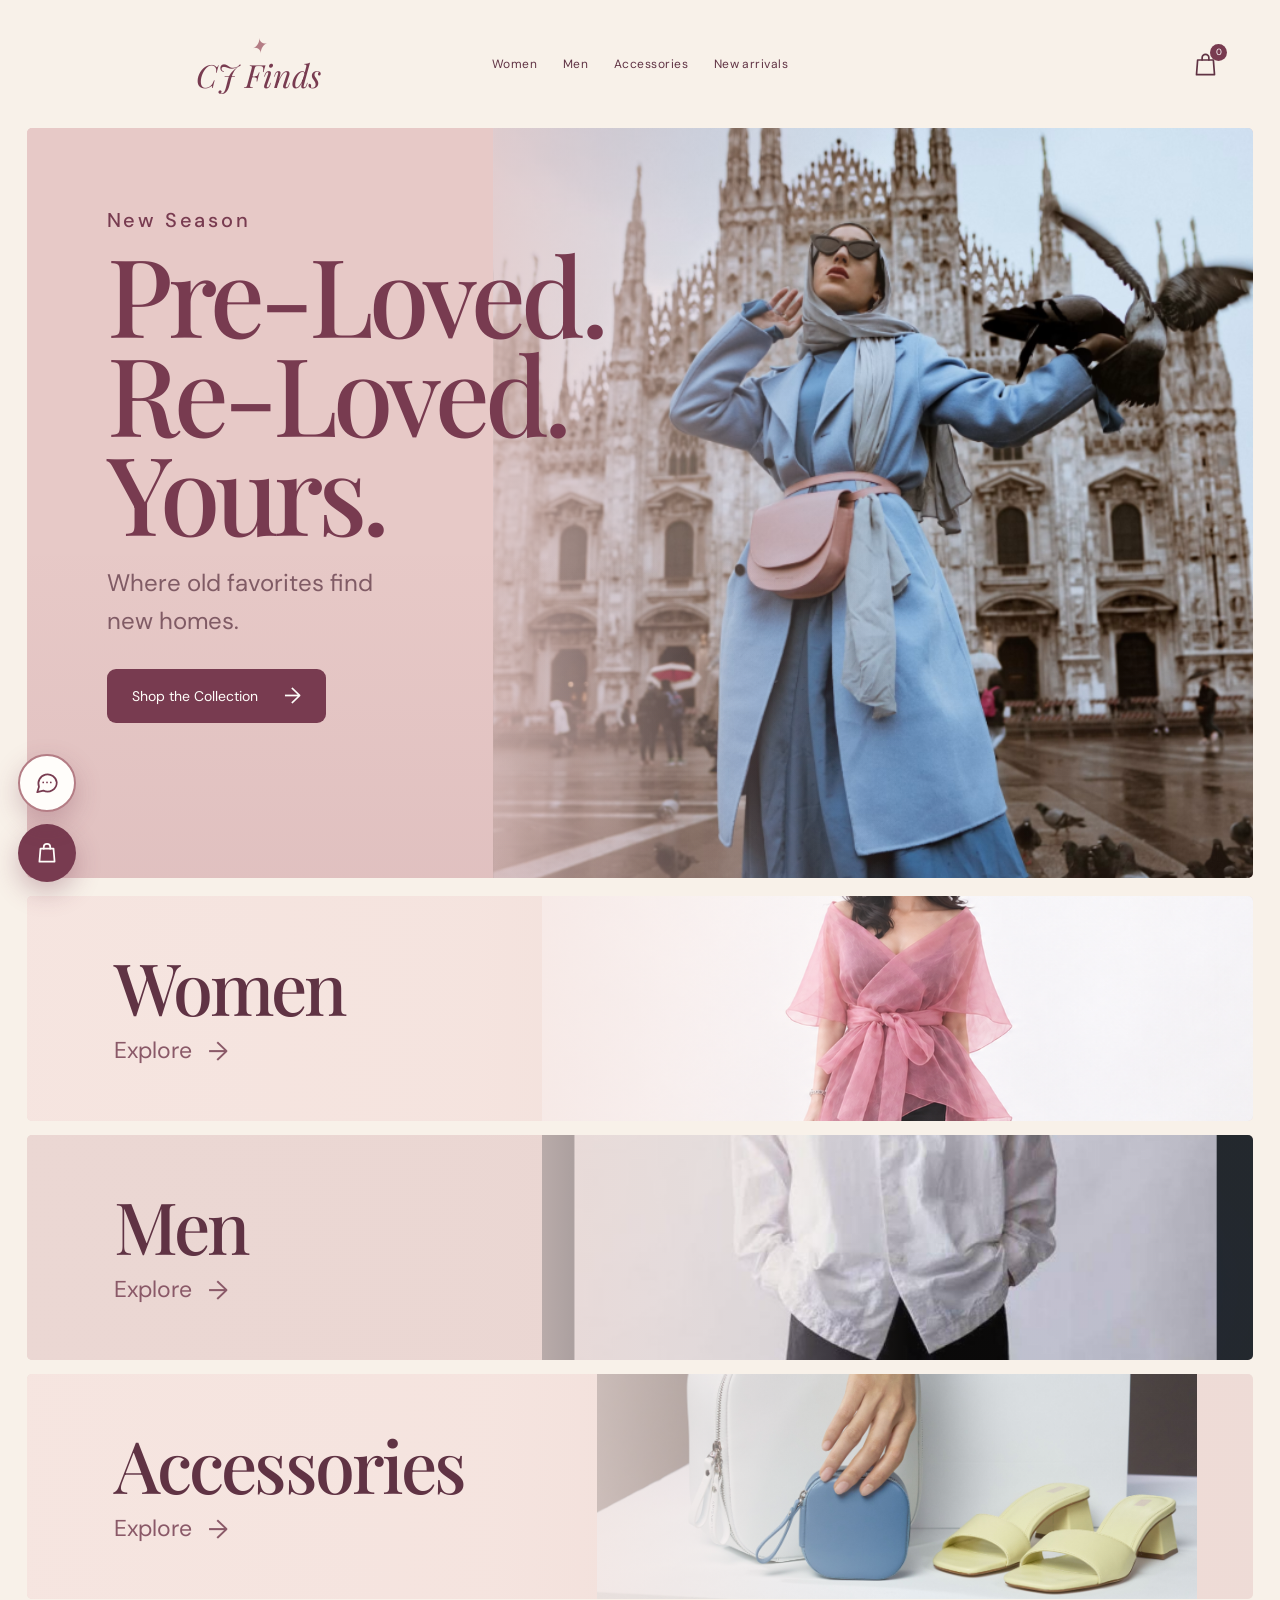
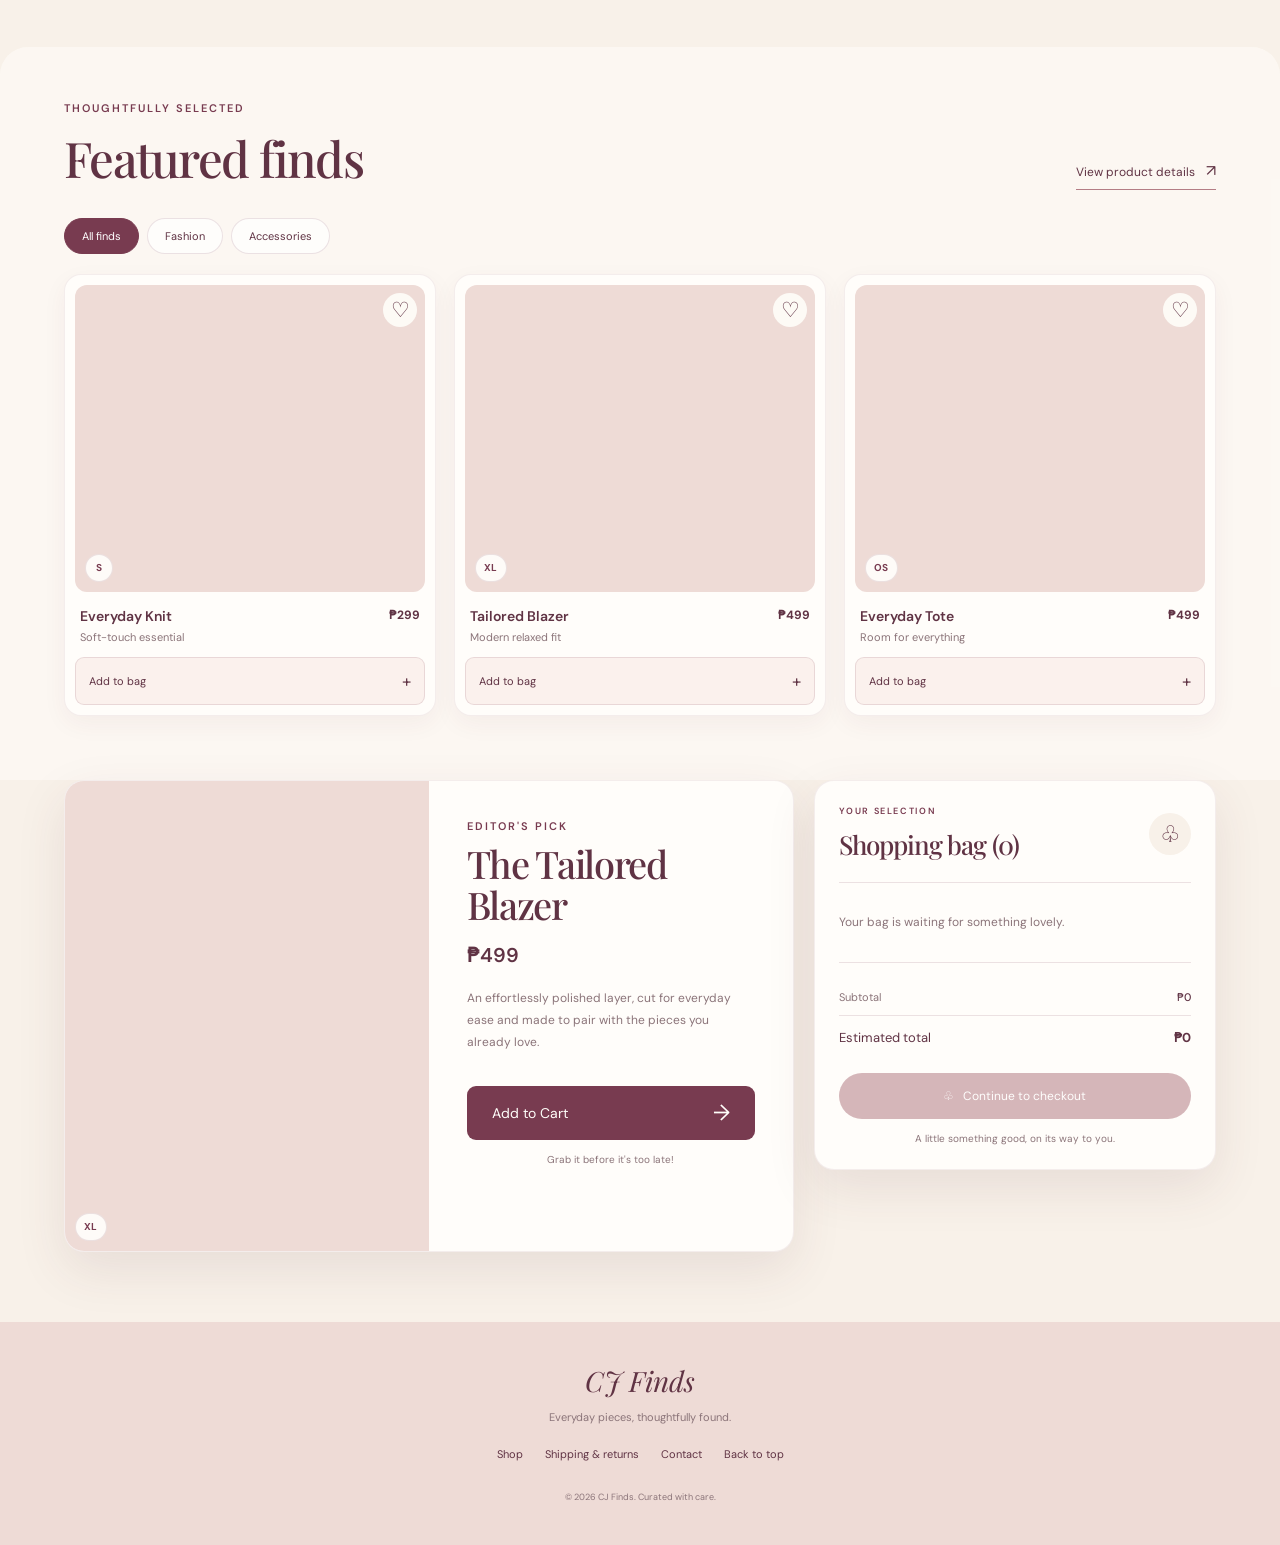
<file: index.html>
<!DOCTYPE html>
<html lang="en">
<head>
  <meta charset="UTF-8" />
  <meta name="viewport" content="width=device-width, initial-scale=1.0" />
  <meta name="theme-color" content="#f8f1e9" />
  <meta name="description" content="CJ Finds — pre-loved fashion and accessories for women and men. Pre-Loved. Re-Loved. Yours." />
  <title>CJ Finds — Pre-Loved. Re-Loved. Yours.</title>
  <link rel="icon" href="data:image/svg+xml,%3Csvg xmlns='http://www.w3.org/2000/svg' viewBox='0 0 100 100'%3E%3Ctext y='.9em' font-size='90'%3E✦%3C/text%3E%3C/svg%3E" />
  <link rel="preconnect" href="https://fonts.googleapis.com">
  <link rel="preconnect" href="https://fonts.gstatic.com" crossorigin>
  <link href="https://fonts.googleapis.com/css2?family=DM+Sans:wght@400;500;600;700&family=Playfair+Display:wght@400;500;600&display=swap" rel="stylesheet">
  <link rel="stylesheet" href="style.css" />
</head>
<body id="top">
  <header class="site-header">
    <button class="icon-button menu-toggle" type="button" aria-label="Open navigation" aria-expanded="false">
      <span></span><span></span><span></span>
    </button>

    <a class="brand" href="index.html" aria-label="CJ Finds home">
      <span class="brand-leaf" aria-hidden="true">✦</span>
      <span>CJ Finds</span>
    </a>

    <nav class="desktop-nav" aria-label="Main navigation">
      <a href="women.html">Women</a>
      <a href="men.html">Men</a>
      <a href="accessories.html">Accessories</a>
      <a href="#featured">New arrivals</a>
    </nav>

    <div class="header-actions">
      <button class="icon-button search-toggle" type="button" aria-label="Search products" aria-expanded="false">
        <svg viewBox="0 0 24 24" aria-hidden="true"><circle cx="10.8" cy="10.8" r="7.2"></circle><path d="m16.2 16.2 5 5"></path></svg>
      </button>
      <button class="icon-button cart-toggle" type="button" aria-label="Open shopping bag">
        <svg viewBox="0 0 24 24" aria-hidden="true"><path d="M5 8h14l1 13H4L5 8Z"></path><path d="M9 8V6a3 3 0 0 1 6 0v2"></path></svg>
        <span class="cart-count" aria-live="polite">0</span>
      </button>
    </div>
  </header>

  <div class="mobile-menu" hidden>
    <a href="women.html">Women</a><a href="men.html">Men</a><a href="accessories.html">Accessories</a><a href="#featured">New arrivals</a>
  </div>
  <form class="search-panel" role="search" hidden>
    <label for="search-input">Find your next favorite</label>
    <div class="search-row"><input id="search-input" type="search" placeholder="Search essentials…" /><button type="submit">Search</button></div>
    <p class="search-message" aria-live="polite"></p>
  </form>

  <main>
    <!-- Keep this original visual order: hero, three category banners, palette footer. -->
    <section class="hero" aria-label="New season collection">
      <div class="hero-copy">
        <p class="eyebrow">New Season</p>
        <h1>Pre-Loved.<br>Re-Loved.<br>Yours.</h1>
        <p class="hero-description">Where old favorites find <br> new homes.<br class="desktop-break"></p>
        <a class="primary-button" href="#featured">Shop the Collection <span aria-hidden="true">→</span></a>
        <div class="hero-pagination" aria-label="Featured collection">
          <button class="active"></button>
        </div>
      </div>
      <div class="hero-image image-fashion" role="img" aria-label="Model wearing a cream blazer and sage top"></div>
      <div class="hero-glow"></div>
    </section>

    <section class="category-stack" aria-label="Shop categories">
      <a class="category-card women-card" id="women" href="women.html">
        <span class="category-copy"><strong>Women</strong><span>Explore <b aria-hidden="true">→</b></span></span>
        <span class="category-image women-image" role="img" aria-label="Women's modern neutral fashion"></span>
      </a>
      <a class="category-card men-card" id="men" href="men.html">
        <span class="category-copy"><strong>Men</strong><span>Explore <b aria-hidden="true">→</b></span></span>
        <span class="category-image men-image" role="img" aria-label="Men's minimalist black outfit"></span>
      </a>
      <a class="category-card accessories-card" id="accessories" href="accessories.html">
        <span class="category-copy"><strong>Accessories</strong><span>Explore <b aria-hidden="true">→</b></span></span>
        <span class="category-image accessories-image" role="img" aria-label="Black leather tote bag"></span>
      </a>
    </section>
    <!-- Shopping UI is added below the original landing-page composition. -->
    <section class="shopping-section" id="featured">
      <div class="section-heading">
        <div><p class="eyebrow">Thoughtfully selected</p><h2>Featured finds</h2></div>
        <a class="text-link" href="#product-detail">View product details <span>↗</span></a>
      </div>
      <div class="filter-row" role="group" aria-label="Filter featured products">
        <button class="filter-chip active" type="button" data-filter="all">All finds</button>
        <button class="filter-chip" type="button" data-filter="fashion">Fashion</button>
        <button class="filter-chip" type="button" data-filter="accessories">Accessories</button>
      </div>
      <div class="product-grid"></div>
    </section>

    <section class="detail-cart-grid" id="product-detail">
      <article class="product-detail panel"></article>

      <aside class="cart-panel panel" id="cart-panel">
        <div class="cart-heading"><div><p class="eyebrow">Your selection</p><h2>Shopping bag <span class="bag-heading-count">(0)</span></h2></div><span class="bag-icon">♧</span></div>
        <div class="cart-items"><p class="empty-cart">Your bag is waiting for something lovely.</p></div>
        <div class="cart-summary">
          <div><span>Subtotal</span><strong class="subtotal">₱0</strong></div>
          <div><span>Estimated total</span><strong class="total">₱0</strong></div>
        </div>
        <button class="checkout-button" type="button" disabled>♧ &nbsp; Continue to checkout</button>
        <p class="secure-note">A little something good, on its way to you.</p>
      </aside>
    </section>
  </main>

  <footer class="site-footer">
    <a class="footer-brand" href="index.html">CJ Finds</a>
    <p>Everyday pieces, thoughtfully found.</p>
    <div class="footer-links"><a href="women.html">Shop</a><a href="#product-detail">Shipping &amp; returns</a><a href="mailto:hello@cjfinds.example">Contact</a><a href="#top">Back to top</a></div>
    <small>© <span id="year"></span> CJ Finds. Curated with care.</small>
  </footer>

  <div class="toast" role="status" aria-live="polite"></div>
  <script src="bag-reset.js"></script>
  <script src="products.js"></script>
  <script src="script.js"></script>
  <script src="bag.js" defer></script>
  <script src="bag-sync.js" defer></script>
  <script src="product-links.js" defer></script>
  <script src="chat-faq.js" defer></script>
  <script src="chatbot.js" defer></script>
</body>
</html>
</file>
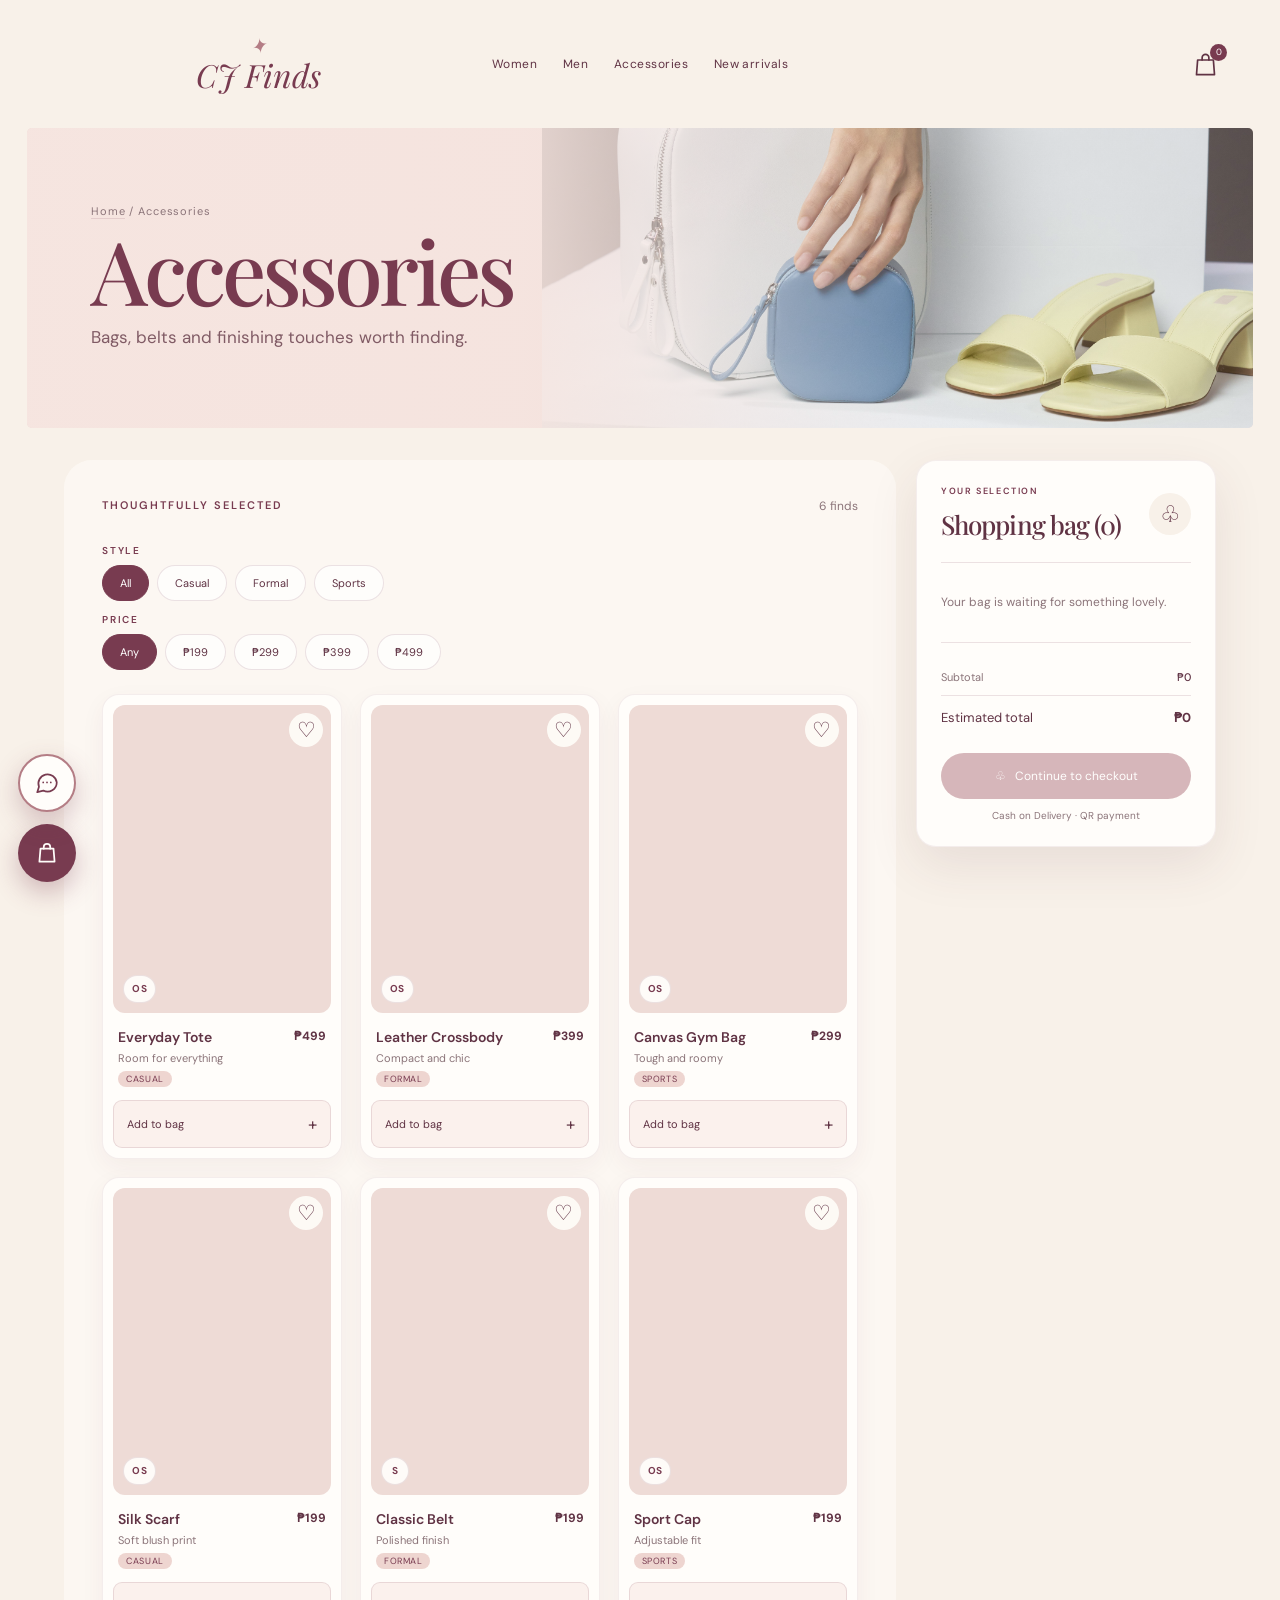
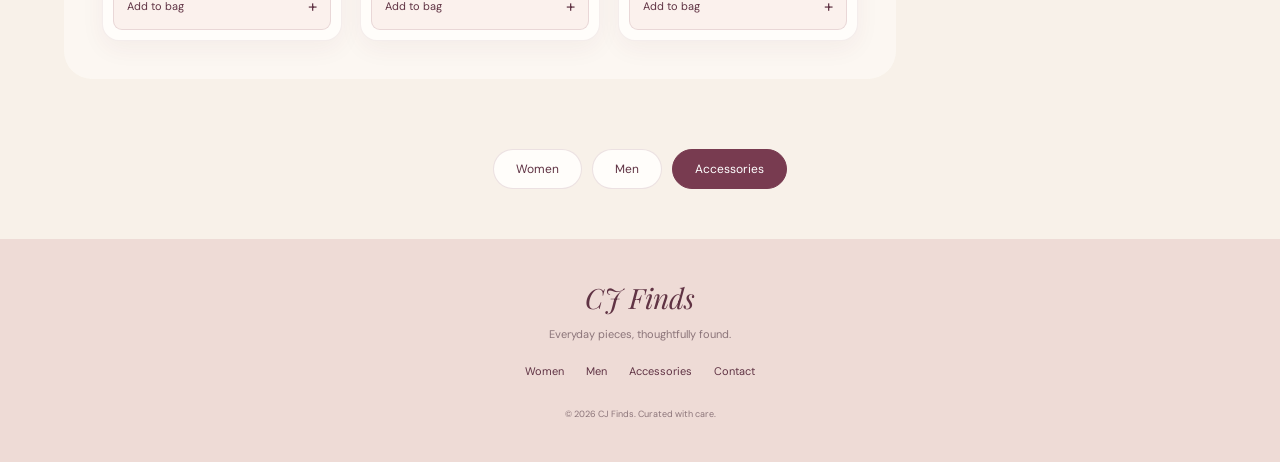
<file: accessories.html>
<!DOCTYPE html>
<html lang="en">
<head>
  <meta charset="UTF-8" />
  <meta name="viewport" content="width=device-width, initial-scale=1.0" />
  <meta name="theme-color" content="#f8f1e9" />
  <title>Accessories — CJ Finds</title>
  <link rel="preconnect" href="https://fonts.googleapis.com">
  <link rel="preconnect" href="https://fonts.gstatic.com" crossorigin>
  <link href="https://fonts.googleapis.com/css2?family=DM+Sans:wght@400;500;600;700&family=Playfair+Display:wght@400;500;600&display=swap" rel="stylesheet">
  <link rel="stylesheet" href="style.css" />
  <link rel="stylesheet" href="category.css" />
</head>
<body data-page="accessories">
  <header class="site-header">
    <button class="icon-button menu-toggle" aria-label="Open navigation" aria-expanded="false">
      <span></span><span></span><span></span>
    </button>

    <a class="brand" href="index.html" aria-label="CJ Finds home">
      <span class="brand-leaf" aria-hidden="true">✦</span>
      <span>CJ Finds</span>
    </a>

    <nav class="desktop-nav" aria-label="Main navigation">
      <a href="women.html">Women</a>
      <a href="men.html">Men</a>
      <a href="accessories.html">Accessories</a>
      <a href="index.html#featured">New arrivals</a>
    </nav>

    <div class="header-actions">
      <button class="icon-button search-toggle" aria-label="Search products" aria-expanded="false">
        <svg viewBox="0 0 24 24" aria-hidden="true"><circle cx="10.8" cy="10.8" r="7.2"></circle><path d="m16.2 16.2 5 5"></path></svg>
      </button>
      <button class="icon-button cart-toggle" aria-label="Open shopping bag">
        <svg viewBox="0 0 24 24" aria-hidden="true"><path d="M5 8h14l1 13H4L5 8Z"></path><path d="M9 8V6a3 3 0 0 1 6 0v2"></path></svg>
        <span class="cart-count" aria-live="polite">0</span>
      </button>
    </div>
  </header>

  <div class="mobile-menu" hidden>
    <a href="women.html">Women</a><a href="men.html">Men</a><a href="accessories.html">Accessories</a><a href="index.html#featured">New arrivals</a>
  </div>
  <form class="search-panel" role="search" hidden>
    <label for="search-input">Find your next favorite</label>
    <div class="search-row"><input id="search-input" type="search" placeholder="Search accessories…" /><button type="submit">Search</button></div>
    <p class="search-message" aria-live="polite"></p>
  </form>

  <main>
    <section class="page-hero accessories" aria-label="Accessories collection">
      <div class="page-hero-image" role="img" aria-label="Accessories collection"></div>
      <div class="page-hero-copy">
        <p class="breadcrumb"><a href="index.html">Home</a> / Accessories</p>
        <h1>Accessories</h1>
        <p class="lead">Bags, belts and finishing touches worth finding.</p>
      </div>
    </section>

    <div class="category-layout">
      <section class="catalog" id="catalog">
        <div class="section-heading">
          <div><p class="eyebrow">Thoughtfully selected</p><h2></h2></div>
          <span class="result-count" aria-live="polite"></span>
        </div>

        <div class="filter-group">
          <span class="filter-label">Style</span>
          <div class="filter-row" role="group" aria-label="Filter by style">
            <button class="filter-chip active" data-filter="all">All</button>
            <button class="filter-chip" data-filter="casual">Casual</button>
            <button class="filter-chip" data-filter="formal">Formal</button>
            <button class="filter-chip" data-filter="sports">Sports</button>
          </div>
        </div>
        <div class="filter-group">
          <span class="filter-label">Price</span>
          <div class="filter-row" role="group" aria-label="Filter by price">
            <button class="filter-chip active" data-price="all">Any</button>
            <button class="filter-chip" data-price="199">₱199</button>
            <button class="filter-chip" data-price="299">₱299</button>
            <button class="filter-chip" data-price="399">₱399</button>
            <button class="filter-chip" data-price="499">₱499</button>
          </div>
        </div>

        <div class="product-grid"></div>
      </section>

      <aside class="cart-panel panel" id="cart-panel">
        <div class="cart-heading"><div><p class="eyebrow">Your selection</p><h2>Shopping bag <span class="bag-heading-count">(0)</span></h2></div><span class="bag-icon">♧</span></div>
        <div class="cart-items"><p class="empty-cart">Your bag is waiting for something lovely.</p></div>
        <div class="cart-summary">
          <div><span>Subtotal</span><strong class="subtotal">₱0</strong></div>
          <div><span>Estimated total</span><strong class="total">₱0</strong></div>
        </div>
        <button class="checkout-button" disabled>♧ &nbsp; Continue to checkout</button>
        <p class="pay-note">Cash on Delivery · QR payment</p>
      </aside>
    </div>

    <nav class="other-categories" aria-label="Browse other categories">
      <a href="women.html">Women</a>
      <a href="men.html">Men</a>
      <a href="accessories.html" class="current" aria-current="page">Accessories</a>
    </nav>
  </main>

  <footer class="site-footer">
    <a class="footer-brand" href="index.html">CJ Finds</a>
    <p>Everyday pieces, thoughtfully found.</p>
    <div class="footer-links"><a href="women.html">Women</a><a href="men.html">Men</a><a href="accessories.html">Accessories</a><a href="mailto:hello@cjfinds.example">Contact</a></div>
    <small>© <span id="year"></span> CJ Finds. Curated with care.</small>
  </footer>

  <div class="toast" role="status" aria-live="polite"></div>
  <script src="bag-reset.js"></script>
  <script src="products.js"></script>
  <script src="shop.js"></script>
  <script src="bag.js" defer></script>
  <script src="bag-sync.js" defer></script>
  <script src="product-links.js" defer></script>
  <script src="chat-faq.js" defer></script>
  <script src="chatbot.js" defer></script>
  </body>
  </html>
</file>
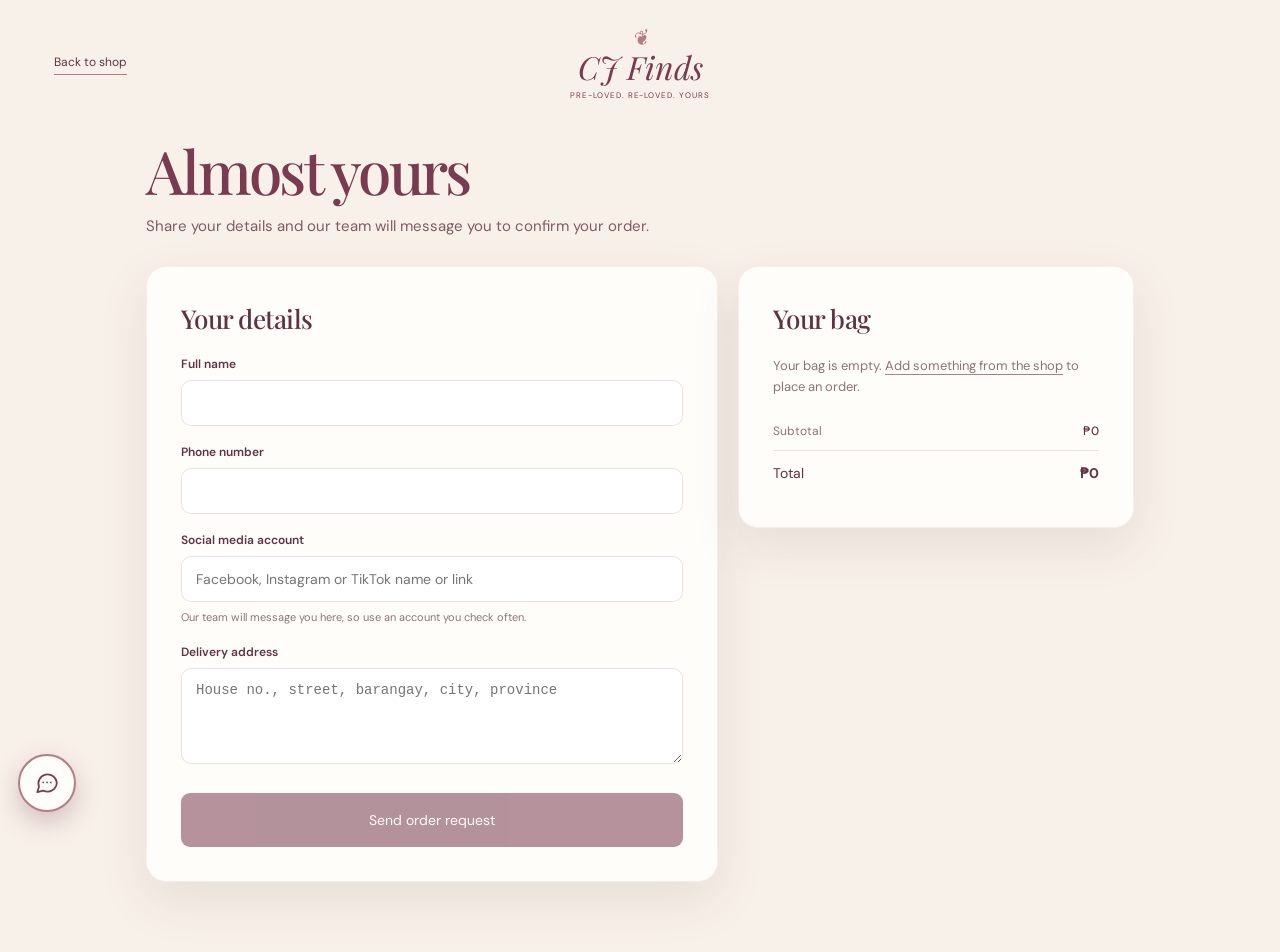
<file: checkout.html>
<!DOCTYPE html>
<html lang="en">
<head>
  <meta charset="UTF-8">
  <meta name="viewport" content="width=device-width, initial-scale=1">
  <title>Checkout | CJ Finds</title>
  <link rel="preconnect" href="https://fonts.googleapis.com">
  <link rel="preconnect" href="https://fonts.gstatic.com" crossorigin>
  <link href="https://fonts.googleapis.com/css2?family=DM+Sans:wght@400;500;600;700&family=Playfair+Display:ital,wght@0,500;1,500&display=swap" rel="stylesheet">
  <link rel="stylesheet" href="style.css">
  <style>
    .back-link { justify-self: start; width: fit-content; padding-bottom: 4px; border-bottom: 1px solid var(--sage); font-size: 12px; }
    .checkout { max-width: 1100px; margin: 0 auto; padding: 12px clamp(18px, 5vw, 56px) 70px; }
    .checkout-intro { max-width: 560px; margin-bottom: 28px; }
    .checkout h1 { font-size: clamp(40px, 5.5vw, 60px); line-height: 1; }
    .checkout-intro p { margin: 14px 0 0; font-size: 15px; line-height: 1.6; color: #805b65; }
    .checkout-grid { display: grid; grid-template-columns: minmax(0, 1.3fr) minmax(280px, .9fr); gap: 20px; align-items: start; }
    .checkout .panel { padding: clamp(22px, 3vw, 34px); }
    .checkout h2 { margin: 0 0 20px; font-size: 26px; letter-spacing: -.02em; }
    .summary-panel { position: sticky; top: 16px; }

    .field { margin-bottom: 18px; }
    .field label { display: block; margin-bottom: 8px; font-size: 12px; font-weight: 600; }
    .field input, .field textarea { width: 100%; padding: 13px 14px; border: 1px solid var(--line); border-radius: 10px; background: #fff; color: var(--ink); font-size: 14px; outline-color: var(--sage-dark); }
    .field textarea { min-height: 96px; resize: vertical; }
    .field .hint { margin: 7px 0 0; font-size: 11px; line-height: 1.5; color: var(--muted); }
    .hp { position: absolute; left: -9999px; width: 1px; height: 1px; opacity: 0; }
    .submit { width: 100%; justify-content: center; margin-top: 6px; }
    .submit:disabled { opacity: .55; cursor: not-allowed; transform: none; }
    .form-error { margin: 14px 0 0; font-size: 12px; line-height: 1.5; color: #9b2c3f; }

    .sum-line { display: grid; grid-template-columns: 1fr auto; gap: 10px; padding: 10px 0; border-bottom: 1px solid var(--line); }
    .sum-line h3 { margin: 0 0 4px; font-size: 12px; font-weight: 600; }
    .sum-line p { margin: 0; font-size: 11px; color: var(--muted); }
    .sum-line strong { font-size: 12px; }
    .sum-empty { margin: 0 0 6px; font-size: 13px; line-height: 1.6; color: var(--muted); }
    .sum-empty a { border-bottom: 1px solid var(--sage); }
    .sum-totals { padding-top: 8px; }
    .sum-totals div { display: flex; justify-content: space-between; gap: 15px; margin: 11px 0; font-size: 12px; color: var(--muted); }
    .sum-totals strong { color: var(--ink); font-weight: 500; }
    .sum-totals div:last-child { padding-top: 13px; border-top: 1px solid var(--line); font-size: 14px; color: var(--ink); }
    .sum-totals div:last-child strong { font-weight: 700; }

    .success { max-width: 620px; margin: 10px auto 0; text-align: center; }
    .success h2 { font-size: clamp(30px, 4vw, 40px); }
    .success p { margin: 0 0 24px; font-size: 16px; line-height: 1.65; color: #805b65; }
    .success .primary-button { justify-content: center; }
    .success:focus { outline: none; }

    @media (max-width: 860px) {
      .checkout-grid { grid-template-columns: 1fr; }
      .summary-panel { position: static; order: -1; }
    }
  </style>
</head>
<body>
  <header class="site-header">
    <a class="back-link" id="back-link" href="index.html">Back to shop</a>
    <a class="brand" href="index.html"><span class="brand-leaf">❦</span>CJ Finds<small>Pre-loved. Re-loved. Yours</small></a>
  </header>

  <main class="checkout">
    <div id="checkout-content">
      <div class="checkout-intro">
        <h1>Almost yours</h1>
        <p>Share your details and our team will message you to confirm your order.</p>
      </div>

      <div class="checkout-grid">
        <section class="panel" aria-labelledby="details-title">
          <h2 id="details-title">Your details</h2>
          <form id="order-form">
            <div class="field">
              <label for="name">Full name</label>
              <input id="name" name="name" type="text" autocomplete="name" required>
            </div>
            <div class="field">
              <label for="phone">Phone number</label>
              <input id="phone" name="phone" type="tel" inputmode="tel" autocomplete="tel" pattern="[0-9+\s\-]{7,20}" title="Use numbers only, for example 0917 123 4567" required>
            </div>
            <div class="field">
              <label for="social">Social media account</label>
              <input id="social" name="social_media" type="text" autocomplete="off" placeholder="Facebook, Instagram or TikTok name or link" required>
              <p class="hint">Our team will message you here, so use an account you check often.</p>
            </div>
            <div class="field">
              <label for="address">Delivery address</label>
              <textarea id="address" name="address" autocomplete="street-address" placeholder="House no., street, barangay, city, province" required></textarea>
            </div>

            <!-- spam trap: real customers never see or tick this -->
            <input class="hp" type="checkbox" name="botcheck" tabindex="-1" autocomplete="off" aria-hidden="true">

            <button class="primary-button submit" id="submit-btn" type="submit">Send order request</button>
            <p class="form-error" id="form-error" role="alert" hidden></p>
          </form>
        </section>

        <aside class="panel summary-panel" aria-labelledby="summary-title">
          <h2 id="summary-title">Your bag</h2>
          <div id="summary-items"></div>
          <div class="sum-totals">
            <div><span>Subtotal</span><strong id="sum-subtotal">₱0</strong></div>
            <div><span>Total</span><strong id="sum-total">₱0</strong></div>
          </div>
        </aside>
      </div>
    </div>

    <section class="panel success" id="success" tabindex="-1" role="status" hidden>
      <h2>Order request sent</h2>
      <p>Our team will reach out to you via the social media account you provided. Please check your message request.</p>
      <a class="primary-button" href="index.html">Back to the shop</a>
    </section>
  </main>

  <!-- Must load before the script below. Refreshing this page empties the bag, like the shop pages. -->
  <script src="bag-reset.js"></script>
  <script>
    (function () {
      "use strict";

      var ACCESS_KEY = "3d82b345-6480-47b2-a8b1-786ad7a387d9"; // your Web3Forms access key
      var CART_KEY = "cjfinds-cart";                           // same key shop.js saves the cart under
      var SHOP_URL = "index.html";

      var form = document.getElementById("order-form");
      var submitBtn = document.getElementById("submit-btn");
      var errorBox = document.getElementById("form-error");
      var summaryItems = document.getElementById("summary-items");

      var money = function (v) {
        return new Intl.NumberFormat("en-PH", { style: "currency", currency: "PHP", maximumFractionDigits: 0 }).format(v);
      };

      // "Back to shop" returns to the page the customer came from
      try {
        var back = document.getElementById("back-link");
        if (document.referrer && new URL(document.referrer).origin === location.origin) back.href = document.referrer;
      } catch (e) {}

      // Read the bag that shop.js saved
      var cart = [];
      try { cart = JSON.parse(localStorage.getItem(CART_KEY)) || []; } catch (e) { cart = []; }
      if (!Array.isArray(cart)) cart = [];

      var subtotal = cart.reduce(function (s, i) { return s + i.price * i.quantity; }, 0);
      var total = subtotal;

      function renderSummary() {
        summaryItems.innerHTML = "";
        if (!cart.length) {
          var empty = document.createElement("p");
          empty.className = "sum-empty";
          empty.append("Your bag is empty. ");
          var link = document.createElement("a");
          link.href = SHOP_URL;
          link.textContent = "Add something from the shop";
          empty.append(link, " to place an order.");
          summaryItems.appendChild(empty);
          submitBtn.disabled = true;
        } else {
          cart.forEach(function (item) {
            var row = document.createElement("div");
            row.className = "sum-line";
            var left = document.createElement("div");
            var h = document.createElement("h3"); h.textContent = item.name;
            var p = document.createElement("p"); p.textContent = item.quantity + " × " + money(item.price);
            left.append(h, p);
            var cost = document.createElement("strong"); cost.textContent = money(item.price * item.quantity);
            row.append(left, cost);
            summaryItems.appendChild(row);
          });
        }
        document.getElementById("sum-subtotal").textContent = money(subtotal);
        document.getElementById("sum-total").textContent = money(total);
      }

      function showError(message) {
        errorBox.textContent = message;
        errorBox.hidden = false;
      }

      function showSuccess() {
        // Order confirmed: empty the whole bag (saved cart + bag number)
        try {
          if (window.CJBagClearAll) window.CJBagClearAll();
          else localStorage.removeItem(CART_KEY);
        } catch (e) {}
        cart = [];
        document.getElementById("checkout-content").hidden = true;
        var box = document.getElementById("success");
        box.hidden = false;
        window.scrollTo(0, 0);
        box.focus();
      }

      form.addEventListener("submit", function (e) {
        e.preventDefault();
        if (!cart.length) return;
        errorBox.hidden = true;

        var payload = {};
        new FormData(form).forEach(function (value, key) {
          payload[key] = typeof value === "string" ? value.trim() : value;
        });
        payload.access_key = ACCESS_KEY;
        payload.subject = "New CJ Finds order request";
        payload.from_name = "CJ Finds website";
        payload.order_items = cart.map(function (i) {
          return i.quantity + " × " + i.name + " (" + money(i.price) + " each) = " + money(i.price * i.quantity);
        }).join("\n");
        payload.order_total = money(total);

        submitBtn.disabled = true;
        submitBtn.textContent = "Sending…";

        fetch("https://api.web3forms.com/submit", {
          method: "POST",
          headers: { "Content-Type": "application/json", "Accept": "application/json" },
          body: JSON.stringify(payload)
        })
          .then(function (res) { return res.json().then(function (data) { return { ok: res.ok, data: data }; }); })
          .then(function (result) {
            if (result.ok && result.data.success) {
              showSuccess();
            } else {
              throw new Error(result.data && result.data.message ? result.data.message : "Request failed");
            }
          })
          .catch(function () {
            showError("We couldn't send your details. Check your connection and try again.");
            submitBtn.disabled = false;
            submitBtn.textContent = "Send order request";
          });
      });

      renderSummary();
    })();
  </script>
  <script src="products.js" defer></script>
  <script src="chat-faq.js" defer></script>
  <script src="chatbot.js" defer></script>
</body>
</html>
</file>
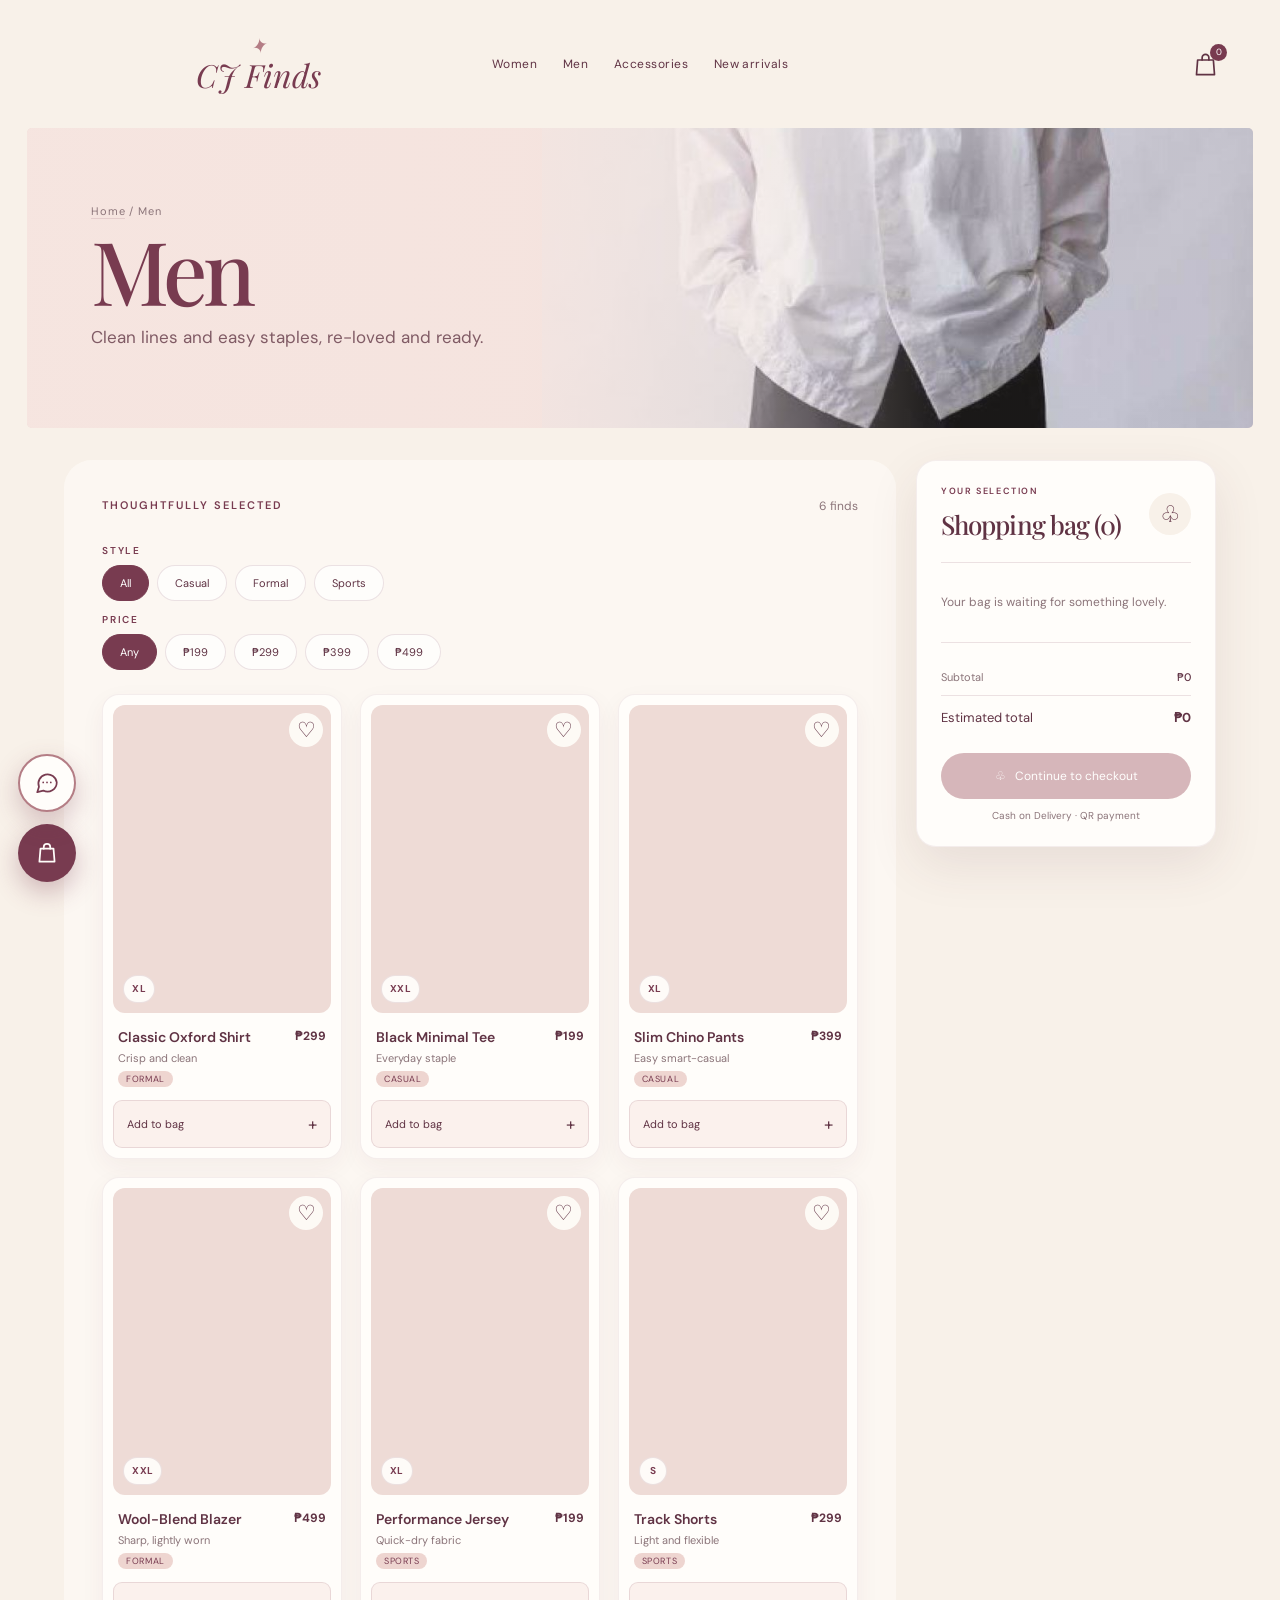
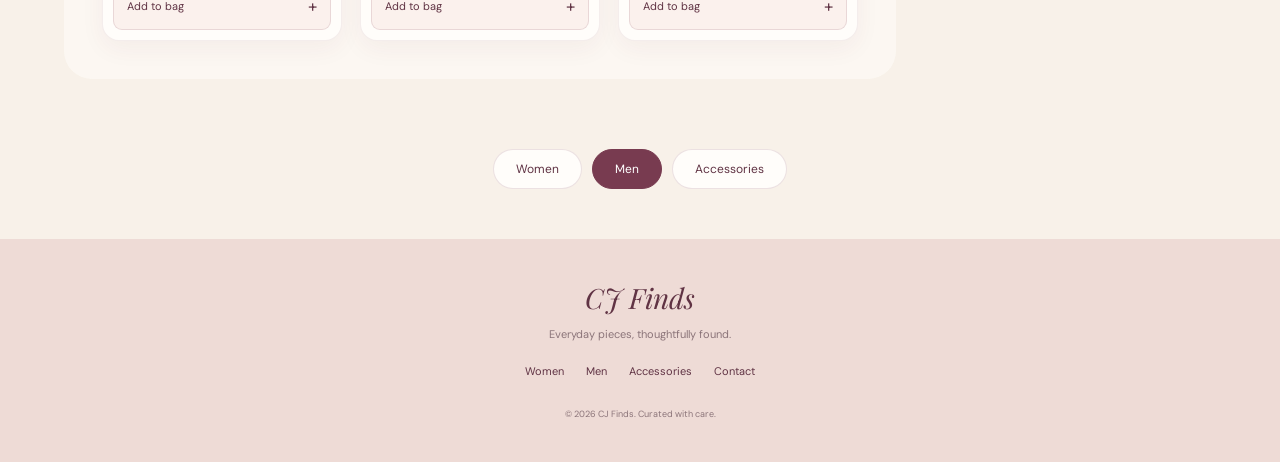
<file: men.html>
<!DOCTYPE html>
<html lang="en">
<head>
  <meta charset="UTF-8" />
  <meta name="viewport" content="width=device-width, initial-scale=1.0" />
  <meta name="theme-color" content="#f8f1e9" />
  <title>Men — CJ Finds</title>
  <link rel="preconnect" href="https://fonts.googleapis.com">
  <link rel="preconnect" href="https://fonts.gstatic.com" crossorigin>
  <link href="https://fonts.googleapis.com/css2?family=DM+Sans:wght@400;500;600;700&family=Playfair+Display:wght@400;500;600&display=swap" rel="stylesheet">
  <link rel="stylesheet" href="style.css" />
  <link rel="stylesheet" href="category.css" />
</head>
<body data-page="men">
  <header class="site-header">
    <button class="icon-button menu-toggle" aria-label="Open navigation" aria-expanded="false">
      <span></span><span></span><span></span>
    </button>

    <a class="brand" href="index.html" aria-label="CJ Finds home">
      <span class="brand-leaf" aria-hidden="true">✦</span>
      <span>CJ Finds</span>
    </a>

    <nav class="desktop-nav" aria-label="Main navigation">
      <a href="women.html">Women</a>
      <a href="men.html">Men</a>
      <a href="accessories.html">Accessories</a>
      <a href="index.html#featured">New arrivals</a>
    </nav>

    <div class="header-actions">
      <button class="icon-button search-toggle" aria-label="Search products" aria-expanded="false">
        <svg viewBox="0 0 24 24" aria-hidden="true"><circle cx="10.8" cy="10.8" r="7.2"></circle><path d="m16.2 16.2 5 5"></path></svg>
      </button>
      <button class="icon-button cart-toggle" aria-label="Open shopping bag">
        <svg viewBox="0 0 24 24" aria-hidden="true"><path d="M5 8h14l1 13H4L5 8Z"></path><path d="M9 8V6a3 3 0 0 1 6 0v2"></path></svg>
        <span class="cart-count" aria-live="polite">0</span>
      </button>
    </div>
  </header>

  <div class="mobile-menu" hidden>
    <a href="women.html">Women</a><a href="men.html">Men</a><a href="accessories.html">Accessories</a><a href="index.html#featured">New arrivals</a>
  </div>
  <form class="search-panel" role="search" hidden>
    <label for="search-input">Find your next favorite</label>
    <div class="search-row"><input id="search-input" type="search" placeholder="Search men…" /><button type="submit">Search</button></div>
    <p class="search-message" aria-live="polite"></p>
  </form>

  <main>
    <section class="page-hero men" aria-label="Men collection">
      <div class="page-hero-image" role="img" aria-label="Men collection"></div>
      <div class="page-hero-copy">
        <p class="breadcrumb"><a href="index.html">Home</a> / Men</p>
        <h1>Men</h1>
        <p class="lead">Clean lines and easy staples, re-loved and ready.</p>
      </div>
    </section>

    <div class="category-layout">
      <section class="catalog" id="catalog">
        <div class="section-heading">
          <div><p class="eyebrow">Thoughtfully selected</p><h2></h2></div>
          <span class="result-count" aria-live="polite"></span>
        </div>

        <div class="filter-group">
          <span class="filter-label">Style</span>
          <div class="filter-row" role="group" aria-label="Filter by style">
            <button class="filter-chip active" data-filter="all">All</button>
            <button class="filter-chip" data-filter="casual">Casual</button>
            <button class="filter-chip" data-filter="formal">Formal</button>
            <button class="filter-chip" data-filter="sports">Sports</button>
          </div>
        </div>
        <div class="filter-group">
          <span class="filter-label">Price</span>
          <div class="filter-row" role="group" aria-label="Filter by price">
            <button class="filter-chip active" data-price="all">Any</button>
            <button class="filter-chip" data-price="199">₱199</button>
            <button class="filter-chip" data-price="299">₱299</button>
            <button class="filter-chip" data-price="399">₱399</button>
            <button class="filter-chip" data-price="499">₱499</button>
          </div>
        </div>

        <div class="product-grid"></div>
      </section>

      <aside class="cart-panel panel" id="cart-panel">
        <div class="cart-heading"><div><p class="eyebrow">Your selection</p><h2>Shopping bag <span class="bag-heading-count">(0)</span></h2></div><span class="bag-icon">♧</span></div>
        <div class="cart-items"><p class="empty-cart">Your bag is waiting for something lovely.</p></div>
        <div class="cart-summary">
          <div><span>Subtotal</span><strong class="subtotal">₱0</strong></div>
          <div><span>Estimated total</span><strong class="total">₱0</strong></div>
        </div>
        <button class="checkout-button" disabled>♧ &nbsp; Continue to checkout</button>
        <p class="pay-note">Cash on Delivery · QR payment</p>
      </aside>
    </div>

    <nav class="other-categories" aria-label="Browse other categories">
      <a href="women.html">Women</a>
      <a href="men.html" class="current" aria-current="page">Men</a>
      <a href="accessories.html">Accessories</a>
    </nav>
  </main>

  <footer class="site-footer">
    <a class="footer-brand" href="index.html">CJ Finds</a>
    <p>Everyday pieces, thoughtfully found.</p>
    <div class="footer-links"><a href="women.html">Women</a><a href="men.html">Men</a><a href="accessories.html">Accessories</a><a href="mailto:hello@cjfinds.example">Contact</a></div>
    <small>© <span id="year"></span> CJ Finds. Curated with care.</small>
  </footer>

  <div class="toast" role="status" aria-live="polite"></div>
  <script src="bag-reset.js"></script>
  <script src="products.js"></script>
  <script src="shop.js"></script>
  <script src="bag.js" defer></script>
  <script src="bag-sync.js" defer></script>
  <script src="product-links.js" defer></script>
  <script src="chat-faq.js" defer></script>
  <script src="chatbot.js" defer></script>
  </body>
  </html>
</file>
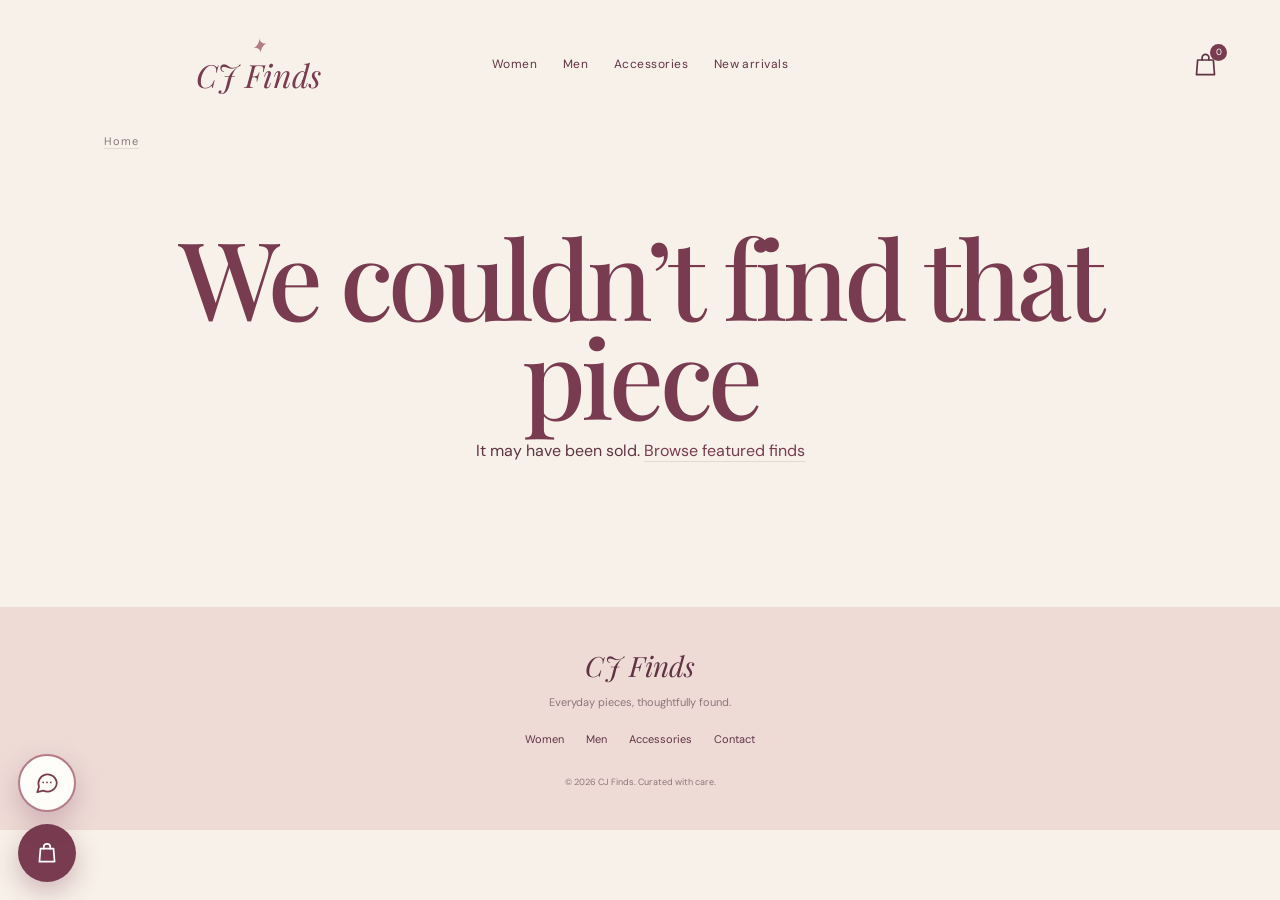
<file: product.html>
<!DOCTYPE html>
<html lang="en">
<head>
  <meta charset="UTF-8" />
  <meta name="viewport" content="width=device-width, initial-scale=1.0" />
  <meta name="theme-color" content="#f8f1e9" />
  <title>Product — CJ Finds</title>
  <link rel="preconnect" href="https://fonts.googleapis.com">
  <link rel="preconnect" href="https://fonts.gstatic.com" crossorigin>
  <link href="https://fonts.googleapis.com/css2?family=DM+Sans:wght@400;500;600;700&family=Playfair+Display:wght@400;500;600&display=swap" rel="stylesheet">
  <link rel="stylesheet" href="style.css" />
  <link rel="stylesheet" href="category.css" />
  <link rel="stylesheet" href="product.css" />
</head>
<body>
  <header class="site-header">
    <button class="icon-button menu-toggle" aria-label="Open navigation" aria-expanded="false">
      <span></span><span></span><span></span>
    </button>

    <a class="brand" href="index.html" aria-label="CJ Finds home">
      <span class="brand-leaf" aria-hidden="true">✦</span>
      <span>CJ Finds</span>
    </a>

    <nav class="desktop-nav" aria-label="Main navigation">
      <a href="women.html">Women</a>
      <a href="men.html">Men</a>
      <a href="accessories.html">Accessories</a>
      <a href="index.html#featured">New arrivals</a>
    </nav>

    <div class="header-actions">
      <a class="icon-button cart-toggle" href="index.html#cart-panel" aria-label="Open shopping bag">
        <svg viewBox="0 0 24 24" aria-hidden="true"><path d="M5 8h14l1 13H4L5 8Z"></path><path d="M9 8V6a3 3 0 0 1 6 0v2"></path></svg>
        <span class="cart-count" aria-live="polite">0</span>
      </a>
    </div>
  </header>

  <div class="mobile-menu" hidden>
    <a href="women.html">Women</a><a href="men.html">Men</a><a href="accessories.html">Accessories</a><a href="index.html#featured">New arrivals</a>
  </div>

  <main class="product-page">
    <p class="breadcrumb" id="crumbs"><a href="index.html">Home</a></p>
    <section class="product-layout" id="product-root" aria-live="polite"></section>
  </main>

  <footer class="site-footer">
    <a class="footer-brand" href="index.html">CJ Finds</a>
    <p>Everyday pieces, thoughtfully found.</p>
    <div class="footer-links"><a href="women.html">Women</a><a href="men.html">Men</a><a href="accessories.html">Accessories</a><a href="mailto:hello@cjfinds.example">Contact</a></div>
    <small>© <span id="year"></span> CJ Finds. Curated with care.</small>
  </footer>

  <div class="toast" role="status" aria-live="polite"></div>
  <script src="bag-reset.js"></script>
  <script src="products.js" defer></script>
  <script src="bag.js" defer></script>
  <script src="product.js" defer></script>
  <script src="chat-faq.js" defer></script>
  <script src="chatbot.js" defer></script>
</body>
</html>
</file>
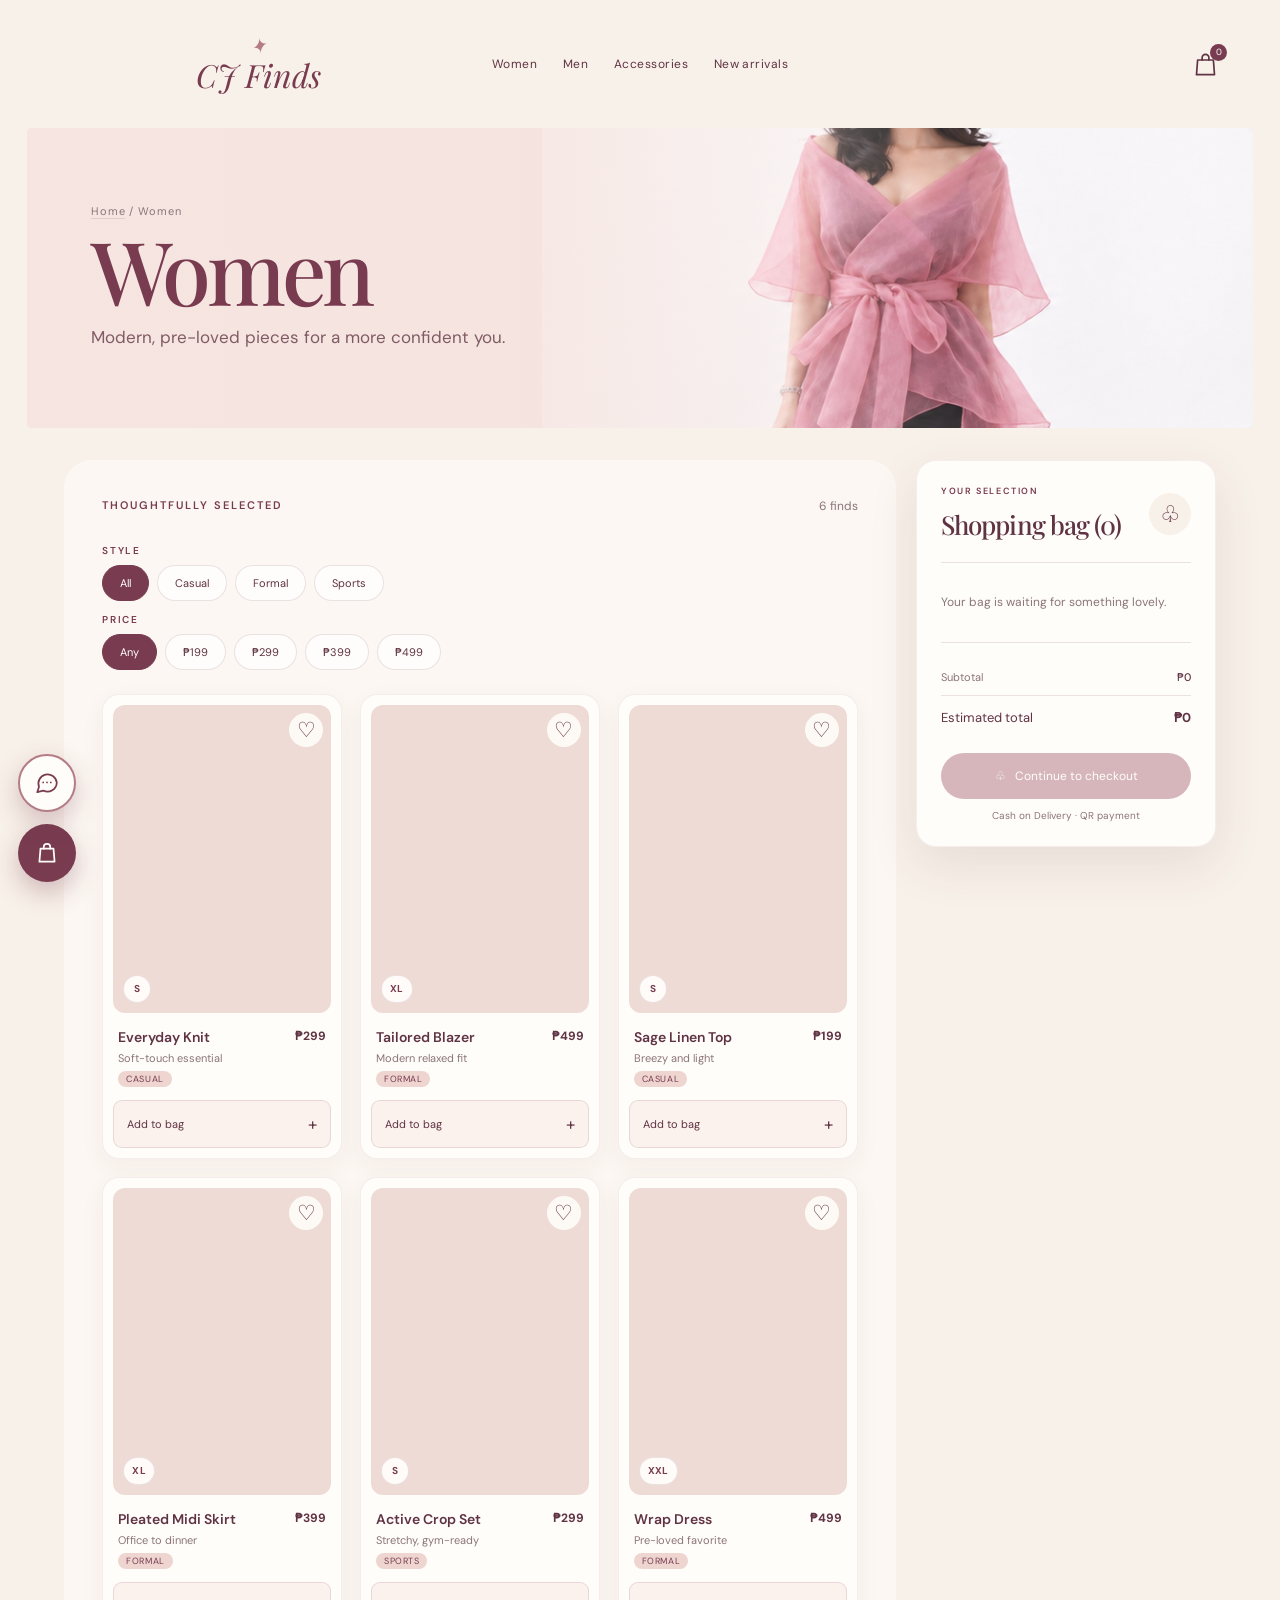
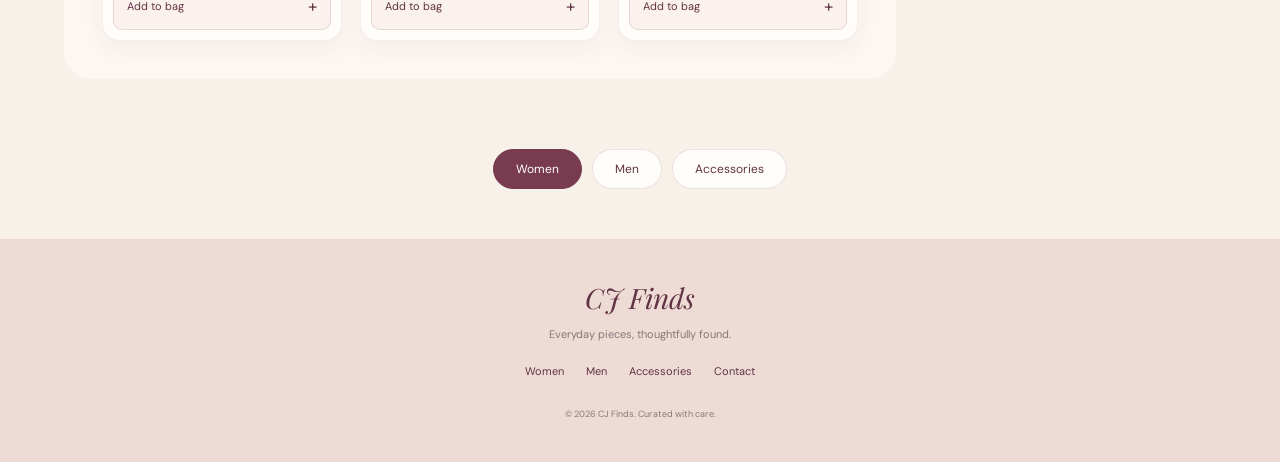
<file: women.html>
<!DOCTYPE html>
<html lang="en">
<head>
  <meta charset="UTF-8" />
  <meta name="viewport" content="width=device-width, initial-scale=1.0" />
  <meta name="theme-color" content="#f8f1e9" />
  <title>Women — CJ Finds</title>
  <link rel="preconnect" href="https://fonts.googleapis.com">
  <link rel="preconnect" href="https://fonts.gstatic.com" crossorigin>
  <link href="https://fonts.googleapis.com/css2?family=DM+Sans:wght@400;500;600;700&family=Playfair+Display:wght@400;500;600&display=swap" rel="stylesheet">
  <link rel="stylesheet" href="style.css" />
  <link rel="stylesheet" href="category.css" />
</head>
<body data-page="women">
  <header class="site-header">
    <button class="icon-button menu-toggle" aria-label="Open navigation" aria-expanded="false">
      <span></span><span></span><span></span>
    </button>

    <a class="brand" href="index.html" aria-label="CJ Finds home">
      <span class="brand-leaf" aria-hidden="true">✦</span>
      <span>CJ Finds</span>
    </a>

    <nav class="desktop-nav" aria-label="Main navigation">
      <a href="women.html">Women</a>
      <a href="men.html">Men</a>
      <a href="accessories.html">Accessories</a>
      <a href="index.html#featured">New arrivals</a>
    </nav>

    <div class="header-actions">
      <button class="icon-button search-toggle" aria-label="Search products" aria-expanded="false">
        <svg viewBox="0 0 24 24" aria-hidden="true"><circle cx="10.8" cy="10.8" r="7.2"></circle><path d="m16.2 16.2 5 5"></path></svg>
      </button>
      <button class="icon-button cart-toggle" aria-label="Open shopping bag">
        <svg viewBox="0 0 24 24" aria-hidden="true"><path d="M5 8h14l1 13H4L5 8Z"></path><path d="M9 8V6a3 3 0 0 1 6 0v2"></path></svg>
        <span class="cart-count" aria-live="polite">0</span>
      </button>
    </div>
  </header>

  <div class="mobile-menu" hidden>
    <a href="women.html">Women</a><a href="men.html">Men</a><a href="accessories.html">Accessories</a><a href="index.html#featured">New arrivals</a>
  </div>
  <form class="search-panel" role="search" hidden>
    <label for="search-input">Find your next favorite</label>
    <div class="search-row"><input id="search-input" type="search" placeholder="Search women…" /><button type="submit">Search</button></div>
    <p class="search-message" aria-live="polite"></p>
  </form>

  <main>
    <section class="page-hero women" aria-label="Women collection">
      <div class="page-hero-image" role="img" aria-label="Women collection"></div>
      <div class="page-hero-copy">
        <p class="breadcrumb"><a href="index.html">Home</a> / Women</p>
        <h1>Women</h1>
        <p class="lead">Modern, pre-loved pieces for a more confident you.</p>
      </div>
    </section>

    <div class="category-layout">
      <section class="catalog" id="catalog">
        <div class="section-heading">
          <div><p class="eyebrow">Thoughtfully selected</p><h2></h2></div>
          <span class="result-count" aria-live="polite"></span>
        </div>

        <div class="filter-group">
          <span class="filter-label">Style</span>
          <div class="filter-row" role="group" aria-label="Filter by style">
            <button class="filter-chip active" data-filter="all">All</button>
            <button class="filter-chip" data-filter="casual">Casual</button>
            <button class="filter-chip" data-filter="formal">Formal</button>
            <button class="filter-chip" data-filter="sports">Sports</button>
          </div>
        </div>
        <div class="filter-group">
          <span class="filter-label">Price</span>
          <div class="filter-row" role="group" aria-label="Filter by price">
            <button class="filter-chip active" data-price="all">Any</button>
            <button class="filter-chip" data-price="199">₱199</button>
            <button class="filter-chip" data-price="299">₱299</button>
            <button class="filter-chip" data-price="399">₱399</button>
            <button class="filter-chip" data-price="499">₱499</button>
          </div>
        </div>

        <div class="product-grid"></div>
      </section>

      <aside class="cart-panel panel" id="cart-panel">
        <div class="cart-heading"><div><p class="eyebrow">Your selection</p><h2>Shopping bag <span class="bag-heading-count">(0)</span></h2></div><span class="bag-icon">♧</span></div>
        <div class="cart-items"><p class="empty-cart">Your bag is waiting for something lovely.</p></div>
        <div class="cart-summary">
          <div><span>Subtotal</span><strong class="subtotal">₱0</strong></div>
          <div><span>Estimated total</span><strong class="total">₱0</strong></div>
        </div>
        <button class="checkout-button" disabled>♧ &nbsp; Continue to checkout</button>
        <p class="pay-note">Cash on Delivery · QR payment</p>
      </aside>
    </div>

    <nav class="other-categories" aria-label="Browse other categories">
      <a href="women.html" class="current" aria-current="page">Women</a>
      <a href="men.html">Men</a>
      <a href="accessories.html">Accessories</a>
    </nav>
  </main>

  <footer class="site-footer">
    <a class="footer-brand" href="index.html">CJ Finds</a>
    <p>Everyday pieces, thoughtfully found.</p>
    <div class="footer-links"><a href="women.html">Women</a><a href="men.html">Men</a><a href="accessories.html">Accessories</a><a href="mailto:hello@cjfinds.example">Contact</a></div>
    <small>© <span id="year"></span> CJ Finds. Curated with care.</small>
  </footer>

  <div class="toast" role="status" aria-live="polite"></div>
  <script src="bag-reset.js"></script>
  <script src="products.js"></script>
  <script src="shop.js"></script>
  <script src="bag.js" defer></script>
  <script src="bag-sync.js" defer></script>
  <script src="product-links.js" defer></script>
  <script src="chat-faq.js" defer></script>
  <script src="chatbot.js" defer></script>
</body>
</html>
</file>
<file: style.css>
:root {
  --mint: #f8f1e9;          /* warm ivory page background */
  --mint-deep: #eed5d0;     /* powder pink */
  --sage: #b47d85;          /* muted rose */
  --sage-dark: #783b50;     /* deep mauve */
  --sage-soft: #c68183;     /* dusty blush */
  --cream: #fbf7f0;
  --warm-white: #fffdfa;
  --stone: #e8d8d3;
  --ink: #603344;
  --muted: #8b7479;
  --line: rgba(120,59,80,.14);
  --shadow: 0 18px 50px rgba(91,45,61,.10);
  --radius: 20px;
}
* { box-sizing: border-box; }
html { scroll-behavior: smooth; scroll-padding-top: 24px; }
body { margin: 0; color: var(--ink); background: var(--mint); font-family: "DM Sans", sans-serif; -webkit-font-smoothing: antialiased; }
button, input { font: inherit; }
button, a { -webkit-tap-highlight-color: transparent; }
a { color: inherit; text-decoration: none; }
button { color: inherit; }
.site-header { min-height: 112px; padding: 20px clamp(22px,4.2vw,68px); display: grid; grid-template-columns: 1fr auto 1fr; align-items: center; gap: 28px; position: relative; z-index: 10; }
.brand { display: flex; flex-direction: column; align-items: center; justify-self: center; color: var(--sage-dark); font-family: "Playfair Display", serif; font-size: 32px; font-style: italic; line-height: 1; white-space: nowrap; }
.brand small { margin-top: 8px; font-family: "DM Sans", sans-serif; font-size: 8px; letter-spacing: .12em; text-transform: uppercase; font-style: normal; }
.brand-leaf { font-family: serif; font-size: 20px; margin-bottom: 2px; color: var(--sage); transform: rotate(-20deg); }
.desktop-nav { display: flex; gap: clamp(16px,2vw,32px); justify-self: end; grid-column: 2; grid-row: 1; font-size: 12px; letter-spacing: .04em; }
.desktop-nav a, .footer-links a { transition: color .2s; }
.desktop-nav a:hover, .footer-links a:hover { color: var(--sage); }
.header-actions { display: flex; align-items: center; justify-self: end; gap: 16px; }
.icon-button { border: 0; background: transparent; padding: 7px; cursor: pointer; display: grid; place-items: center; position: relative; }
.icon-button svg { width: 27px; height: 27px; fill: none; stroke: currentColor; stroke-width: 1.5; stroke-linecap: round; stroke-linejoin: round; }
.menu-toggle { width: 32px; gap: 5px; justify-self: start; }
.menu-toggle span { display: block; width: 26px; height: 1.5px; background: currentColor; }
.menu-toggle span:nth-child(2) { width: 21px; }
.menu-toggle { display: none; }
.cart-count { position: absolute; top: 0; right: -1px; min-width: 17px; height: 17px; border-radius: 50%; display: grid; place-items: center; background: var(--sage-dark); color: white; font-size: 9px; }
.mobile-menu, .search-panel { margin: 0 4.2% 16px; padding: 20px; background: rgba(255,254,250,.94); border: 1px solid var(--line); border-radius: 16px; box-shadow: var(--shadow); }
.mobile-menu { gap: 16px; }
.mobile-menu:not([hidden]) { display: flex; flex-direction: column; }
.search-panel label { display: block; font-size: 12px; margin-bottom: 10px; }
.search-row { display: flex; gap: 8px; }
.search-row input { min-width: 0; flex: 1; border: 1px solid var(--line); background: white; padding: 12px 14px; border-radius: 10px; outline-color: var(--sage-dark); }
.search-row button { border: 0; border-radius: 10px; padding: 0 18px; color: white; background: var(--sage-dark); cursor: pointer; }
.search-message { font-size: 12px; color: var(--muted); margin-bottom: 0; }
main { width: 100%; }
.hero { min-height: clamp(500px, 60vw, 740px); margin: 0 2.1%; border-radius: 5px; overflow: hidden; position: relative; isolation: isolate; display: flex; align-items: center; background: #e7c9c7; }
.hero-image { position: absolute; z-index: -2; inset: 0 0 0 38%; background-size: cover; background-position: center 35%; }
.image-fashion { background-image: url("HOMEPAGE_IMAGES/MAIN_IMAGE.png"); }
.hero::before { content: ""; position: absolute; z-index: -1; inset: 0; background: linear-gradient(90deg, rgba(231,201,199,.97) 0%, rgba(231,201,199,.89) 34%, rgba(231,201,199,.35) 54%, rgba(231,201,199,0) 72%); }
.hero-glow { position: absolute; inset: 0; z-index: -1; pointer-events: none; background: linear-gradient(0deg, rgba(120,59,80,.06), transparent 45%); }
.hero-copy { padding: clamp(28px,6.2vw,96px); max-width: 59%; }
.eyebrow { margin: 0 0 10px; text-transform: uppercase; font-size: 11px; letter-spacing: .18em; font-weight: 600; color: var(--sage-dark); }
.hero-copy .eyebrow { font-size: clamp(13px,1.8vw,20px); text-transform: none; letter-spacing: .14em; font-weight: 500; }
h1, h2, .category-copy strong { font-family: "Playfair Display", Georgia, serif; font-weight: 500; }
h1 { margin: 0; font-size: clamp(58px,8.5vw,116px); line-height: .91; letter-spacing: -.045em; color: var(--sage-dark); }
.hero-description { margin: 24px 0 30px; font-size: clamp(15px,2vw,24px); line-height: 1.55; color: #805b65; }
.primary-button { display: inline-flex; align-items: center; justify-content: space-between; gap: 26px; min-height: 54px; padding: 0 25px; border: 0; border-radius: 9px; background: var(--sage-dark); color: #fffefa; font-size: 14px; cursor: pointer; transition: background .2s, transform .2s; }
.primary-button:hover, .checkout-button:hover:not(:disabled) { background: #5d293e; transform: translateY(-1px); }
.primary-button span { font-size: 22px; line-height: 1; }
.hero-pagination { display: flex; align-items: center; gap: 17px; margin-top: clamp(42px,6vw,76px); }
.hero-pagination button { padding: 0; border: 0; background: transparent; color: rgba(255,254,250,.75); font-family: "Playfair Display", serif; font-size: 20px; cursor: pointer; }
.hero-pagination button.active { color: var(--warm-white); }
.hero-pagination i { width: 22px; height: 1px; background: rgba(255,254,250,.8); }
.category-stack { display: grid; gap: 14px; margin: 18px 2.1% 0; }
.category-card { position: relative; min-height: clamp(150px,19vw,225px); display: flex; align-items: center; overflow: hidden; border-radius: 5px; isolation: isolate; background: #eedbd6; }
.category-card::before { content: ""; position: absolute; z-index: -1; inset: 0; background: linear-gradient(90deg, rgba(246,229,224,.96) 0%, rgba(246,229,224,.85) 37%, rgba(246,229,224,.08) 72%); }
.category-copy { display: flex; flex-direction: column; gap: 12px; padding: 22px clamp(24px,6.8vw,88px); position: relative; z-index: 2; }
.category-copy strong { font-size: clamp(39px,6vw,72px); line-height: 1; letter-spacing: -.04em; }
.category-copy > span { font-size: clamp(15px,2.2vw,23px); color: #8a5968; }
.category-copy b { margin-left: 10px; font-size: 26px; font-weight: 400; vertical-align: -2px; transition: transform .2s; display: inline-block; }
.category-card:hover .category-copy b { transform: translateX(5px); }
.category-image { position: absolute; z-index: -2; inset: 0 0 0 42%; background-size: cover; background-position: center 37%; transition: transform .6s; }
.category-card:hover .category-image { transform: scale(1.025); }
.women-image {
  background-image: url("HOMEPAGE_IMAGES/WOMEN.png");
  background-size: auto 300%;
  background-position: center 31.25%;
  background-repeat: no-repeat;
}
.men-image {
  background-image: url("HOMEPAGE_IMAGES/MEN.png");
  background-size: auto 188%;
  background-position: center 90%;
  background-repeat: no-repeat;
}
.accessories-image {
  background-image: url("HOMEPAGE_IMAGES/ACCESSORIES.jpg");
  background-size: auto 400%;
  background-position: center 40%;
  background-repeat: no-repeat;
}
.men-card { background: #e8d4d0; }
.men-card::before { background: linear-gradient(90deg, rgba(235,215,211,.98) 0%, rgba(235,215,211,.9) 36%, rgba(235,215,211,.04) 72%); }
.accessories-card::before { background: linear-gradient(90deg, rgba(246,229,224,.98) 0%, rgba(246,229,224,.88) 38%, rgba(246,229,224,.02) 72%); }
.palette-footer { padding: 26px 20px 32px; text-align: center; color: var(--sage-dark); }
.palette-title { margin: 0 0 7px; font-size: 13px; letter-spacing: .2em; font-weight: 600; }
.palette-footer > p:nth-child(2) { margin: 0; font-size: 14px; letter-spacing: .07em; }
.swatches { display: flex; justify-content: center; gap: 10px; margin-top: 18px; }
.swatch { width: 39px; height: 39px; border-radius: 50%; border: 2px solid transparent; cursor: pointer; transition: transform .2s, border-color .2s; }
.swatch:hover { transform: translateY(-3px); }
.swatch:focus-visible { outline: 2px solid var(--sage-dark); outline-offset: 3px; }
.swatch.sage { background: #c68183; }.swatch.mint { background: #b47d85; }.swatch.cream { background: #eed5d0; border-color: #e2c6c4; }.swatch.stone { background: #783b50; }
.shopping-section { margin: 48px auto 0; max-width: 1320px; padding: 54px clamp(22px,5vw,72px) 64px; background: rgba(255,254,250,.56); border-radius: 28px 28px 0 0; }
.section-heading { display: flex; align-items: end; justify-content: space-between; gap: 20px; }
.section-heading h2, .detail-copy h2, .cart-heading h2 { margin: 0; font-size: clamp(32px,4vw,49px); letter-spacing: -.035em; }
.text-link { font-size: 12px; padding-bottom: 8px; border-bottom: 1px solid var(--sage); white-space: nowrap; }
.text-link span { margin-left: 8px; font-size: 16px; }
.filter-row { display: flex; gap: 8px; margin: 28px 0 20px; flex-wrap: wrap; }
.filter-chip { border: 1px solid var(--line); background: rgba(255,255,255,.7); padding: 10px 17px; border-radius: 999px; font-size: 11px; cursor: pointer; }
.filter-chip.active { background: var(--sage-dark); border-color: var(--sage-dark); color: white; }
.product-grid { display: grid; grid-template-columns: repeat(3,minmax(0,1fr)); gap: 18px; }
.product-card { position: relative; padding: 10px; background: var(--warm-white); border: 1px solid rgba(120,59,80,.08); border-radius: 17px; box-shadow: 0 8px 25px rgba(91,45,61,.05); min-width: 0; }
.product-photo { height: clamp(180px,24vw,310px); border-radius: 12px; background-size: cover; background-position: center; background-color: #eedbd6; }
.product-knit { background-image: url("https://images.unsplash.com/photo-1618354691373-d851c5c3a990?auto=format&fit=crop&w=900&q=85"); }
.product-blazer { background-image: url("https://images.unsplash.com/photo-1591047139829-d91aecb6caea?auto=format&fit=crop&w=1000&q=85"); }
.product-tote { background-image: url("https://images.unsplash.com/photo-1590874103328-eac38a683ce7?auto=format&fit=crop&w=900&q=85"); }
.favorite { position: absolute; z-index: 2; top: 18px; right: 18px; border: 0; border-radius: 50%; width: 34px; height: 34px; background: rgba(255,254,250,.88); font-size: 21px; cursor: pointer; }
.favorite.liked { color: #a55d66; }
.product-info { display: flex; justify-content: space-between; align-items: start; gap: 8px; padding: 15px 5px 13px; }
.product-info h3 { margin: 0 0 5px; font-size: 14px; font-weight: 600; }
.product-info p { margin: 0; color: var(--muted); font-size: 11px; }
.product-info strong { font-size: 12px; white-space: nowrap; }
.add-product { display: flex; width: 100%; justify-content: space-between; align-items: center; padding: 12px 13px; border: 1px solid var(--line); border-radius: 9px; background: #fbf1ed; font-size: 11px; cursor: pointer; transition: background .2s; }
.add-product:hover { background: var(--mint-deep); }.add-product span { font-size: 17px; }
.detail-cart-grid { max-width: 1320px; margin: 0 auto; padding: 0 clamp(22px,5vw,72px) 70px; display: grid; grid-template-columns: minmax(0,1.45fr) minmax(280px,.8fr); gap: 20px; align-items: start; }
.panel { background: var(--warm-white); border: 1px solid rgba(120,59,80,.08); border-radius: 20px; box-shadow: var(--shadow); overflow: hidden; }
.product-detail { display: grid; grid-template-columns: minmax(0,1fr) minmax(0,1fr); }
.detail-image { min-height: 100%; min-height: 470px; background-size: cover; background-position: center; background-color: #eedbd6; }
.detail-copy { padding: clamp(22px,3vw,38px); }
.detail-copy h2 { font-size: clamp(28px,3vw,38px); line-height: 1.08; }
.detail-price { margin-top: 17px; font-size: 20px; font-weight: 600; }
.detail-price span { display: block; margin-top: 7px; color: var(--sage); font-size: 10px; font-weight: 400; }
.detail-description { font-size: 12px; line-height: 1.8; color: #8b7479; margin: 20px 0 25px; }
.option-group { margin: 20px 0; }
.option-label { display: flex; justify-content: space-between; font-size: 11px; font-weight: 600; margin-bottom: 12px; }
.option-label b { font-weight: 400; color: var(--muted); }
.color-options, .size-options { display: flex; gap: 9px; }
.color-option { width: 30px; height: 30px; border-radius: 50%; border: 2px solid white; box-shadow: 0 0 0 1px transparent; cursor: pointer; }
.color-option.selected { box-shadow: 0 0 0 1px var(--sage-dark); }
.color-option.oat { background: #e8d5c9; }.color-option.sage { background: #b47d85; }.color-option.charcoal { background: #783b50; }
.size-options button { flex: 1; padding: 10px 0; border: 1px solid var(--line); border-radius: 7px; background: white; font-size: 11px; cursor: pointer; }
.size-options button.selected { border-color: var(--sage-dark); background: #f6e7e3; }
.detail-add { width: 100%; margin-top: 8px; }
.detail-note { text-align: center; color: var(--muted); font-size: 10px; margin: 13px 0 0; }
.cart-panel { padding: 24px; }
.cart-heading { display: flex; align-items: center; justify-content: space-between; padding-bottom: 20px; border-bottom: 1px solid var(--line); }
.cart-heading h2 { font-size: 26px; }.cart-heading .eyebrow { font-size: 9px; }
.bag-icon { display: grid; place-items: center; width: 42px; height: 42px; border-radius: 50%; background: var(--mint); font-size: 23px; }
.cart-items { padding: 18px 0; }
.empty-cart { color: var(--muted); font-size: 12px; line-height: 1.6; }
.cart-line { display: grid; grid-template-columns: 1fr auto; gap: 10px; padding: 10px 0; border-bottom: 1px solid var(--line); }
.cart-line h3 { margin: 0 0 5px; font-size: 12px; font-weight: 600; }.cart-line p { margin: 0; color: var(--muted); font-size: 11px; }
.cart-line strong { font-size: 12px; }
.quantity-controls { display: flex; align-items: center; gap: 10px; margin-top: 9px; }
.quantity-controls button { border: 1px solid var(--line); border-radius: 50%; width: 22px; height: 22px; background: white; cursor: pointer; }
.quantity-controls span { font-size: 11px; }
.cart-summary { padding: 16px 0; border-top: 1px solid var(--line); }
.cart-summary div { display: flex; justify-content: space-between; gap: 15px; margin: 11px 0; font-size: 11px; color: var(--muted); }
.cart-summary strong { color: var(--ink); font-weight: 500; text-align: right; }
.cart-summary div:last-child { padding-top: 13px; border-top: 1px solid var(--line); font-size: 13px; color: var(--ink); }
.cart-summary div:last-child strong { font-weight: 700; }
.checkout-button { width: 100%; padding: 15px 10px; border: 0; border-radius: 999px; color: white; background: var(--sage); font-size: 12px; cursor: pointer; transition: .2s; }
.checkout-button:disabled { opacity: .55; cursor: not-allowed; }
.secure-note { margin: 13px 0 0; text-align: center; color: var(--muted); font-size: 10px; }
.site-footer { padding: 40px 22px; text-align: center; background: #eedbd6; }
.footer-brand { font-family: "Playfair Display",serif; font-size: 28px; font-style: italic; }
.site-footer p { font-size: 11px; color: #8b7479; }
.footer-links { display: flex; justify-content: center; flex-wrap: wrap; gap: 22px; margin: 23px 0; font-size: 11px; }
.site-footer small { font-size: 9px; color: #8b7479; }
.toast { position: fixed; left: 50%; bottom: 24px; z-index: 50; transform: translate(-50%,20px); opacity: 0; pointer-events: none; padding: 13px 20px; border-radius: 999px; background: var(--sage-dark); color: white; font-size: 12px; box-shadow: var(--shadow); transition: .25s; max-width: calc(100vw - 30px); text-align: center; }
.toast.show { transform: translate(-50%,0); opacity: 1; }
[hidden] { display: none !important; }

@media (min-width: 1200px) {
  .site-header { min-height: 128px; }
  .hero { min-height: 660px; }
  .hero-copy { padding-left: 6.5%; }
}
@media (max-width: 900px) {
  .site-header { min-height: 94px; grid-template-columns: 1fr auto 1fr; padding: 18px 4%; }
  .desktop-nav { display: none; }
  .menu-toggle { display: flex; flex-direction: column; }
  .hero { min-height: 570px; }
  .hero-copy { max-width: 64%; padding: 5%; }
  .hero-image { left: 33%; }
  .hero::before { background: linear-gradient(90deg, rgba(231,201,199,.98) 0%, rgba(231,201,199,.87) 39%, rgba(231,201,199,.18) 70%, transparent 100%); }
  .detail-cart-grid { grid-template-columns: 1fr; }
  .product-detail { grid-template-columns: .9fr 1fr; }
  .detail-image { min-height: 440px; }
}
@media (max-width: 600px) {
  .site-header { min-height: 80px; gap: 8px; padding: 14px 15px; }
  .brand { font-size: 25px; }
  .brand small { font-size: 6px; letter-spacing: .08em; margin-top: 5px; }
  .brand-leaf { font-size: 15px; }
  .header-actions { gap: 5px; }
  .icon-button svg { width: 23px; height: 23px; }
  .menu-toggle { width: 25px; padding-left: 0; }
  .menu-toggle span { width: 22px; }.menu-toggle span:nth-child(2) { width: 17px; }
  .hero { min-height: 540px; margin: 0 12px; align-items: flex-start; }
  .hero-image { inset: 0 0 0 17%; background-position: 57% center; }
  .hero::before { background: linear-gradient(90deg, rgba(231,201,199,.97) 0%, rgba(231,201,199,.86) 42%, rgba(231,201,199,.2) 80%, transparent); }
  .hero-copy { max-width: 91%; padding: 47px 24px 24px; }
  h1 { font-size: clamp(52px,13.5vw,75px); }
  .hero-copy .eyebrow { font-size: 13px; }
  .hero-description { font-size: 15px; margin: 18px 0 22px; }
  .desktop-break { display: none; }
  .primary-button { min-height: 49px; padding: 0 17px; gap: 15px; font-size: 12px; }
  .hero-pagination { margin-top: 48px; gap: 13px; }
  .hero-pagination button { font-size: 17px; }
  .hero-pagination i { width: 17px; }
  .category-stack { margin: 12px 12px 0; gap: 10px; }
  .category-card { min-height: 140px; }
  .category-copy { padding: 18px 22px; gap: 9px; }
  .category-copy strong { font-size: clamp(34px,10vw,48px); }
  .category-copy > span { font-size: 14px; }
  .category-copy b { font-size: 20px; }
  .category-image { left: 35%; }
  .palette-footer { padding: 22px 15px 28px; }
  .palette-title { font-size: 11px; }
  .palette-footer > p:nth-child(2) { font-size: 12px; }
  .swatch { width: 34px; height: 34px; }
  .shopping-section { margin-top: 25px; padding: 34px 14px 38px; border-radius: 20px 20px 0 0; }
  .section-heading { align-items: start; flex-direction: column; gap: 13px; }
  .section-heading h2 { font-size: 35px; }
  .filter-row { margin: 20px 0 14px; }
  .product-grid { grid-template-columns: repeat(2,minmax(0,1fr)); gap: 10px; }
  .product-card { padding: 7px; border-radius: 13px; }
  .product-photo { height: 180px; border-radius: 9px; }
  .product-info { display: block; padding: 12px 3px; }
  .product-info h3 { font-size: 12px; }.product-info p { font-size: 10px; margin: 5px 0; }.product-info strong { font-size: 11px; }
  .add-product { padding: 10px; font-size: 10px; }
  .detail-cart-grid { padding: 0 14px 45px; gap: 14px; }
  .product-detail { grid-template-columns: 1fr; }
  .detail-image { min-height: 290px; }
  .detail-copy { padding: 23px; }
  .detail-copy h2 { font-size: 31px; }
  .cart-panel { padding: 20px; }
  .site-footer { padding: 32px 18px; }
  .footer-links { gap: 13px 18px; }
}
@media (max-width: 370px) {
  .brand { font-size: 22px; }
  .hero { min-height: 510px; }
  .hero-copy { padding-left: 18px; }
  .hero-pagination { margin-top: 36px; }
  .category-card { min-height: 125px; }
  .category-copy { padding-left: 17px; }
  .product-grid { grid-template-columns: 1fr; }
  .product-photo { height: 250px; }
}
.search-toggle, .search-panel { display: none !important; }
</file>
<file: category.css>
/* Category pages (women.html, men.html, accessories.html) — extends style.css */
.page-hero { margin: 0 2.1%; min-height: clamp(190px, 26vw, 300px); border-radius: 5px; overflow: hidden; position: relative; isolation: isolate; display: flex; align-items: center; background: #eedbd6; }
.page-hero::before { content: ""; position: absolute; inset: 0; z-index: -1; background: linear-gradient(90deg, rgba(246,229,224,.97) 0%, rgba(246,229,224,.88) 40%, rgba(246,229,224,.1) 75%); }
.page-hero-image { position: absolute; inset: 0 0 0 42%; z-index: -2; background-size: cover; background-position: center 35%; }
.page-hero-copy { padding: clamp(24px, 5vw, 80px); }
.breadcrumb { margin: 0 0 12px; font-size: 11px; letter-spacing: .08em; color: var(--muted); }
.breadcrumb a { border-bottom: 1px solid var(--line); }
.page-hero h1 { font-size: clamp(44px, 7vw, 88px); }
.page-hero p.lead { margin: 14px 0 0; max-width: 420px; font-size: clamp(13px, 1.5vw, 17px); line-height: 1.6; color: #805b65; }
.page-hero.women .page-hero-image {
  background-image: url("HOMEPAGE_IMAGES/WOMEN.png");
  background-size: auto 300%;
  background-position: center 31.25%;
  background-repeat: no-repeat;
}
.page-hero.men .page-hero-image {
  background-image: url("HOMEPAGE_IMAGES/MEN.png");
  background-size: auto 188%;
  background-position: center 90%;
  background-repeat: no-repeat;
}
.page-hero.accessories .page-hero-image {
  background-image: url("HOMEPAGE_IMAGES/ACCESSORIES.jpg");
  background-size: auto 400%;
  background-position: center 40%;
  background-repeat: no-repeat;
}

.category-layout { max-width: 1320px; margin: 32px auto 0; padding: 0 clamp(22px, 5vw, 72px) 70px; display: grid; grid-template-columns: minmax(0, 1fr) 300px; gap: 20px; align-items: start; }
.catalog { background: rgba(255,254,250,.56); border-radius: 28px; padding: clamp(22px, 3vw, 40px); }
.catalog .section-heading h2 { font-size: clamp(30px, 3.6vw, 44px); }
.result-count { font-size: 12px; color: var(--muted); padding-bottom: 8px; }
.filter-group { margin-top: 22px; }
.filter-group + .filter-group { margin-top: 12px; }
.filter-label { display: block; margin-bottom: 8px; font-size: 10px; letter-spacing: .16em; text-transform: uppercase; font-weight: 600; color: var(--sage-dark); }
.filter-group .filter-row { margin: 0; }
.catalog .product-grid { margin-top: 24px; }
.catalog .product-grid { grid-template-columns: repeat(auto-fill, minmax(190px, 1fr)); }
.product-tag { display: inline-block; margin-top: 6px; padding: 2px 8px; border-radius: 999px; background: var(--mint-deep); font-size: 9px; letter-spacing: .06em; text-transform: uppercase; color: var(--sage-dark); }
.no-results { grid-column: 1 / -1; padding: 30px 0; text-align: center; color: var(--muted); font-size: 13px; }
.category-layout .cart-panel { position: sticky; top: 16px; }
.pay-note { margin: 10px 0 0; text-align: center; font-size: 10px; color: var(--muted); }
.other-categories { display: flex; flex-wrap: wrap; gap: 10px; justify-content: center; padding: 0 22px 50px; }
.other-categories a { padding: 11px 22px; border: 1px solid var(--line); border-radius: 999px; font-size: 12px; background: var(--warm-white); transition: background .2s; }
.other-categories a:hover { background: var(--mint-deep); }
.other-categories a.current { background: var(--sage-dark); color: #fff; border-color: var(--sage-dark); pointer-events: none; }

@media (max-width: 900px) {
  .category-layout { grid-template-columns: 1fr; }
  .category-layout .cart-panel { position: static; }
}
@media (max-width: 600px) {
  .page-hero { margin: 0 12px; }
  .page-hero-image { left: 35%; }
  .category-layout { padding: 0 14px 45px; margin-top: 22px; }
  .catalog { padding: 22px 14px; border-radius: 20px; }
  .catalog .product-grid { grid-template-columns: repeat(2, minmax(0, 1fr)); gap: 10px; }
}
@media (max-width: 370px) {
  .catalog .product-grid { grid-template-columns: 1fr; }
}
</file>
<file: product.css>
/* Product page (product.html) — extends style.css and category.css */
.product-page { max-width: 1200px; margin: 0 auto; padding: 0 clamp(22px, 5vw, 72px) 70px; }
.product-page .breadcrumb { margin: 6px 0 18px; }

.product-layout { display: grid; grid-template-columns: minmax(0, 1.35fr) minmax(0, 1fr); gap: clamp(22px, 4vw, 56px); align-items: start; }

/* Front + back photos */
.product-gallery { display: grid; grid-template-columns: repeat(2, minmax(0, 1fr)); gap: 14px; }
.view { margin: 0; }
.view-frame { position: relative; cursor: zoom-in; border-radius: 16px; overflow: hidden; background: #eedbd6; box-shadow: 0 8px 25px rgba(91,45,61,.08); }
.view-photo { aspect-ratio: 4 / 5; background-size: cover; background-position: center; background-color: #eedbd6; }
.view-photo.is-sample-back { transform: scaleX(-1); } /* sample back view until you add a real back photo */
.view figcaption { margin-top: 10px; text-align: center; font-size: 10px; letter-spacing: .16em; text-transform: uppercase; font-weight: 600; color: var(--sage-dark); }

/* Product details */
.product-summary { position: sticky; top: 20px; padding: clamp(22px, 3vw, 36px); background: var(--warm-white); border: 1px solid rgba(120,59,80,.08); border-radius: 20px; box-shadow: var(--shadow); }
.product-summary h1 { margin: 0 0 10px; font-family: "Playfair Display", serif; font-weight: 500; font-size: clamp(30px, 3.6vw, 44px); line-height: 1.1; letter-spacing: -.02em; }
.product-note { margin: 0 0 16px; color: var(--muted); font-size: 13px; }
.product-price { margin: 0 0 18px; font-size: 24px; font-weight: 600; color: var(--sage-dark); }
.product-desc { margin: 0; font-size: 14px; line-height: 1.7; color: #805b65; }

/* Tiny size icon under the description */
.size-row { display: flex; align-items: center; gap: 10px; margin: 18px 0 26px; }
.size-label { font-size: 10px; letter-spacing: .16em; text-transform: uppercase; font-weight: 600; color: var(--sage-dark); }
.size-chip { min-width: 30px; height: 30px; padding: 0 9px; display: inline-grid; place-items: center; border-radius: 999px; background: var(--sage-dark); color: #fffefa; font-size: 11px; font-weight: 700; letter-spacing: .03em; }
.size-name { font-size: 11px; color: var(--muted); }

.buy-button { width: 100%; }
.view-bag { display: block; margin-top: 14px; text-align: center; font-size: 12px; color: var(--sage-dark); }
.view-bag:hover { text-decoration: underline; }
.product-summary .pay-note { margin-top: 12px; }

.product-missing { grid-column: 1 / -1; padding: 60px 20px; text-align: center; }
.product-missing h1 { font-family: "Playfair Display", serif; font-weight: 500; }
.product-missing a { color: var(--sage-dark); border-bottom: 1px solid var(--line); }

@media (max-width: 900px) {
  .product-layout { grid-template-columns: 1fr; }
  .product-summary { position: static; }
}
@media (max-width: 600px) {
  .product-page { padding: 0 14px 45px; }
  .product-gallery { gap: 8px; }
  .view figcaption { font-size: 9px; letter-spacing: .12em; }
}

/* Click a photo to see it full screen */
.view-frame:focus-visible { outline: 2px solid var(--sage-dark); outline-offset: 3px; }
.zoom-hint { position: absolute; top: 10px; right: 10px; width: 30px; height: 30px; display: grid; place-items: center; border-radius: 50%; background: rgba(255,253,250,.92); color: var(--sage-dark); font-size: 16px; line-height: 1; pointer-events: none; box-shadow: 0 4px 12px rgba(91,45,61,.15); transition: transform .2s; }
.view-frame:hover .zoom-hint { transform: scale(1.1); }

.lightbox { position: fixed; inset: 0; z-index: 100; display: grid; grid-template-columns: auto minmax(0, 1fr) auto; grid-template-rows: minmax(0, 1fr); align-items: center; gap: 8px; padding: 56px 12px 56px; background: rgba(40,18,27,.94); }
.lightbox[hidden] { display: none; }
body.lb-open { overflow: hidden; }
.lb-stage { height: 100%; min-height: 0; display: grid; place-items: center; }
.lb-img { max-width: 100%; max-height: calc(100vh - 112px); max-height: calc(100dvh - 112px); width: auto; height: auto; object-fit: contain; border-radius: 6px; background: #eedbd6; }
.lb-img.is-sample-back { transform: scaleX(-1); }
.lb-close { position: absolute; top: 10px; right: 14px; width: 44px; height: 44px; border: 0; border-radius: 50%; background: rgba(255,253,250,.14); color: #fff; font-size: 30px; line-height: 1; cursor: pointer; }
.lb-nav { width: 46px; height: 46px; border: 0; border-radius: 50%; background: rgba(255,253,250,.14); color: #fff; font-size: 30px; line-height: 1; cursor: pointer; }
.lb-close:hover, .lb-nav:hover { background: rgba(255,253,250,.28); }
.lb-close:focus-visible, .lb-nav:focus-visible { outline: 2px solid #fff; outline-offset: 2px; }
.lb-caption { pointer-events: none; position: absolute; left: 0; right: 0; bottom: 16px; margin: 0; text-align: center; color: #fff; font-size: 11px; letter-spacing: .16em; text-transform: uppercase; }
@media (max-width: 600px) {
  .lightbox { grid-template-columns: minmax(0, 1fr); padding: 56px 8px 72px; }
  .lb-img { max-height: calc(100vh - 128px); max-height: calc(100dvh - 128px); }
  .lb-nav { position: absolute; bottom: 12px; width: 42px; height: 42px; font-size: 26px; }
  .lb-prev { left: 16px; }
  .lb-next { right: 16px; }
  .lb-caption { bottom: 26px; }
}
@media (prefers-reduced-motion: reduce) { .zoom-hint { transition: none; } }
</file>
